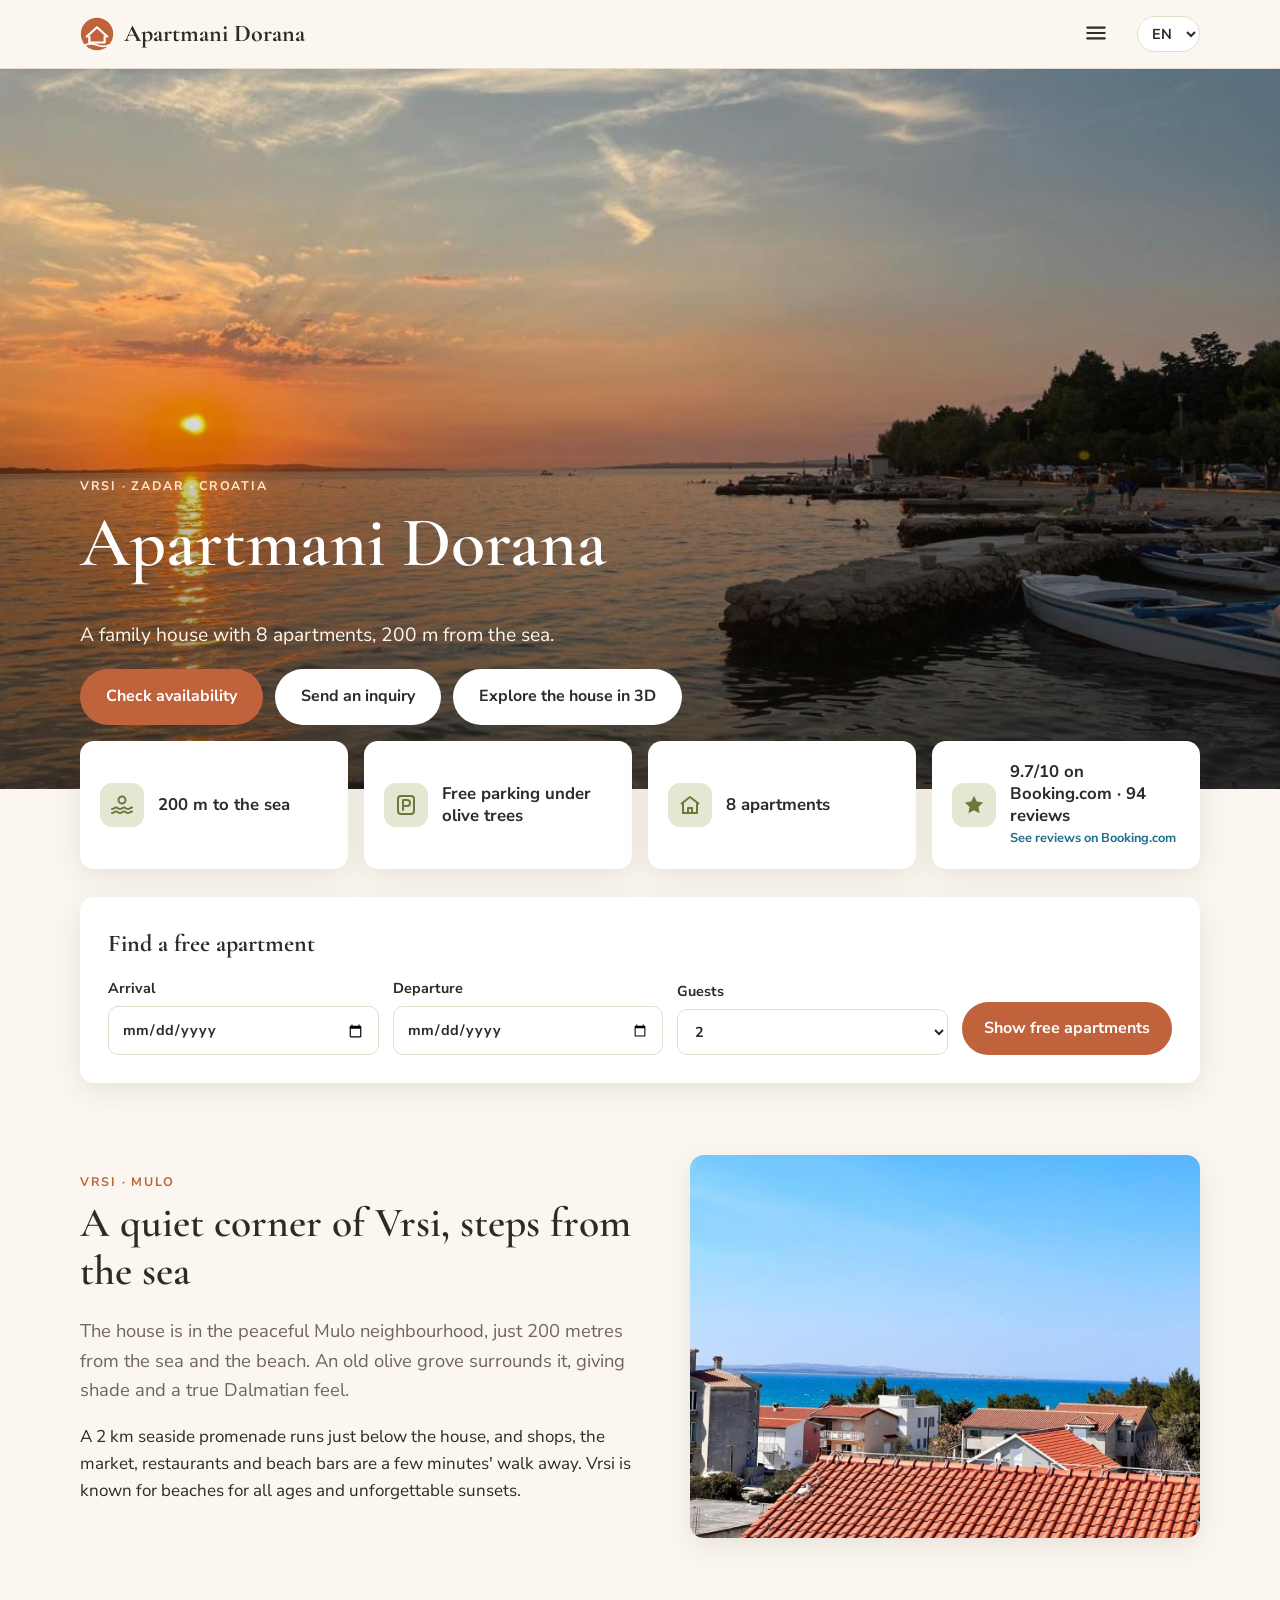
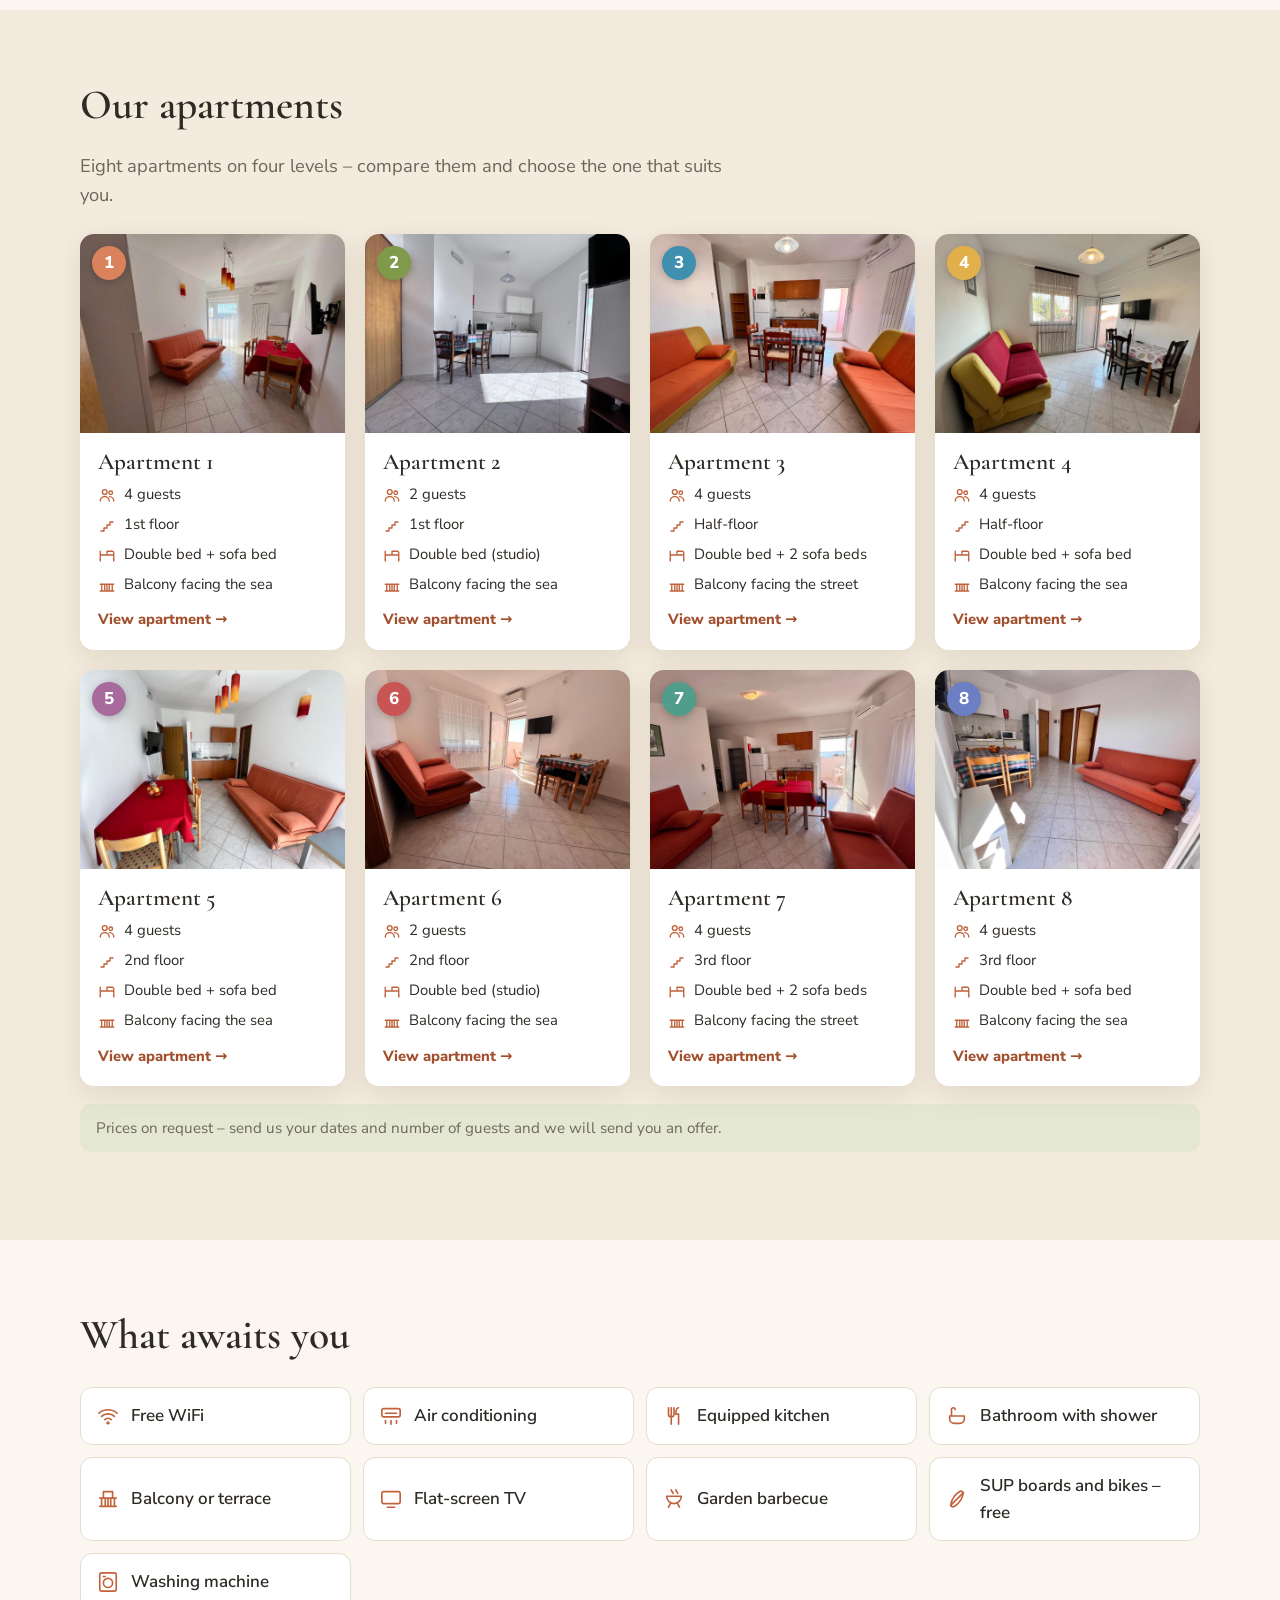
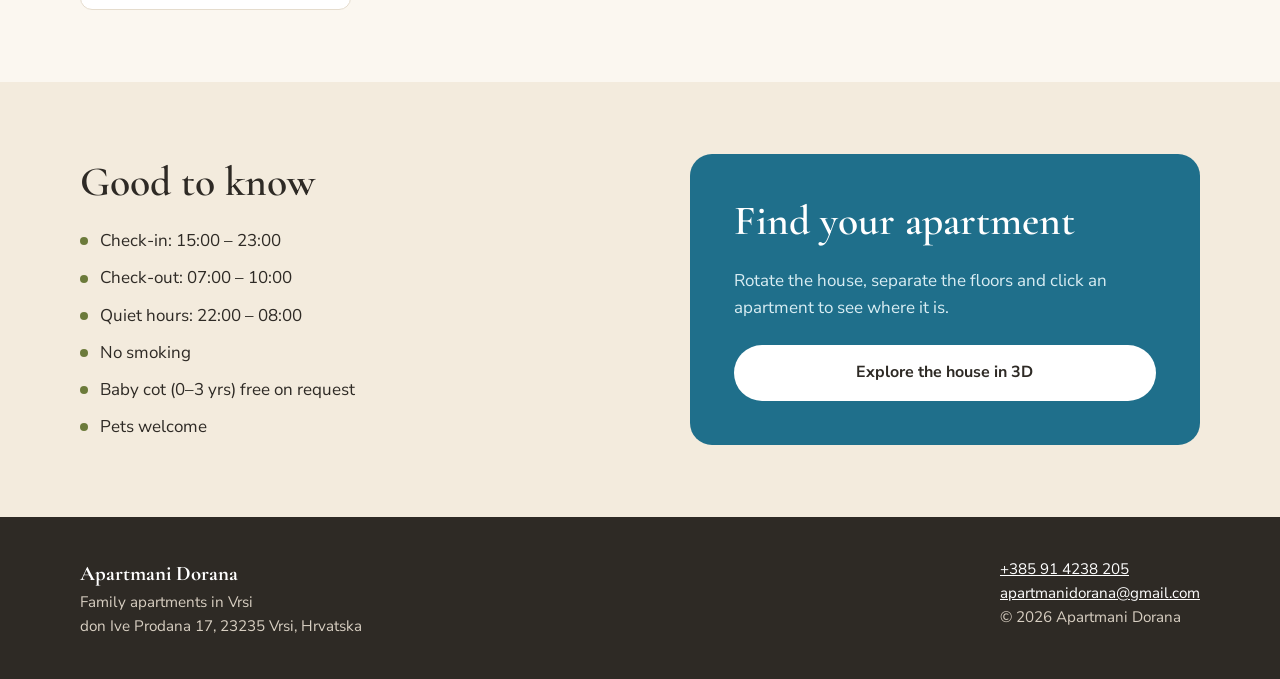
<file: index.html>
<!doctype html>
<html lang="hr">
<head>
  <meta charset="utf-8">
  <meta name="viewport" content="width=device-width, initial-scale=1">
  <title>Apartmani Dorana – Vrsi, Zadar</title>
  <meta name="description" content="Apartmani Dorana u Vrsima kod Zadra: obiteljska kuća s 8 apartmana, 200 m od mora, besplatan parking među maslinama.">
  <link rel="preconnect" href="https://fonts.googleapis.com">
  <link rel="preconnect" href="https://fonts.gstatic.com" crossorigin>
  <link href="https://fonts.googleapis.com/css2?family=Cormorant+Garamond:wght@500;600;700&family=Nunito+Sans:wght@400;600;700;800&display=swap" rel="stylesheet">
  <link rel="stylesheet" href="css/style.css?v=202610061551">
  <!-- SEO -->
  <link rel="canonical" href="https://anaivanisevic.github.io/apartmani/">
  <link rel="alternate" hreflang="hr" href="https://anaivanisevic.github.io/apartmani/?lang=hr">
  <link rel="alternate" hreflang="en" href="https://anaivanisevic.github.io/apartmani/?lang=en">
  <link rel="alternate" hreflang="de" href="https://anaivanisevic.github.io/apartmani/?lang=de">
  <link rel="alternate" hreflang="it" href="https://anaivanisevic.github.io/apartmani/?lang=it">
  <link rel="alternate" hreflang="sl" href="https://anaivanisevic.github.io/apartmani/?lang=sl">
  <link rel="alternate" hreflang="pl" href="https://anaivanisevic.github.io/apartmani/?lang=pl">
  <link rel="alternate" hreflang="cs" href="https://anaivanisevic.github.io/apartmani/?lang=cs">
  <link rel="alternate" hreflang="sk" href="https://anaivanisevic.github.io/apartmani/?lang=sk">
  <link rel="alternate" hreflang="x-default" href="https://anaivanisevic.github.io/apartmani/">
  <link rel="icon" href="favicon.svg" type="image/svg+xml">
  <meta property="og:type" content="website">
  <meta property="og:site_name" content="Apartmani Dorana">
  <meta property="og:title" content="Apartmani Dorana – Vrsi, Zadar">
  <meta property="og:description" content="Apartmani Dorana u Vrsima kod Zadra: obiteljska kuća s 8 apartmana, 200 m od mora, besplatan parking među maslinama.">
  <meta property="og:url" content="https://anaivanisevic.github.io/apartmani/">
  <meta property="og:image" content="https://anaivanisevic.github.io/apartmani/fotografije/zajednicko/zajednicko-10.jpg">
  <meta name="twitter:card" content="summary_large_image">
  <script type="application/ld+json">{"@context": "https://schema.org", "@type": "LodgingBusiness", "name": "Apartmani Dorana", "url": "https://anaivanisevic.github.io/apartmani/", "description": "Obiteljska kuća s 8 apartmana u Vrsima kod Zadra, 200 m od mora, besplatan parking među maslinama.", "image": ["https://anaivanisevic.github.io/apartmani/fotografije/zajednicko/zajednicko-10.jpg"], "telephone": "+385914238205", "email": "apartmanidorana@gmail.com", "address": {"@type": "PostalAddress", "streetAddress": "don Ive Prodana 17", "postalCode": "23235", "addressLocality": "Vrsi", "addressRegion": "Zadarska županija", "addressCountry": "HR"}, "geo": {"@type": "GeoCoordinates", "latitude": 44.265808, "longitude": 15.2087186}, "checkinTime": "15:00", "checkoutTime": "10:00", "numberOfRooms": 8, "petsAllowed": true, "amenityFeature": [{"@type": "LocationFeatureSpecification", "name": "Besplatan WiFi", "value": true}, {"@type": "LocationFeatureSpecification", "name": "Klima-uređaj", "value": true}, {"@type": "LocationFeatureSpecification", "name": "Besplatan parking", "value": true}, {"@type": "LocationFeatureSpecification", "name": "Roštilj", "value": true}, {"@type": "LocationFeatureSpecification", "name": "Perilica rublja", "value": true}], "availableLanguage": ["hr", "en"]}</script>
  <!-- /SEO -->
</head>
<body>
  <header id="site-header"></header>

  <section class="hero" id="hero">
    <svg class="hero-art" viewBox="0 0 1440 720" preserveAspectRatio="xMidYMid slice" aria-hidden="true">
      <circle cx="760" cy="410" r="70" fill="#ffd9a3" opacity=".95"/>
      <rect x="0" y="425" width="1440" height="295" fill="#2a6a80"/>
      <g fill="#ffd9a3" opacity=".55">
        <rect x="705" y="440" width="110" height="4" rx="2"/><rect x="725" y="456" width="70" height="3" rx="2"/><rect x="740" y="470" width="40" height="3" rx="2"/>
      </g>
      <path d="M0 560 Q240 520 480 548 T960 560 T1440 548 V720 H0Z" fill="#d9c7a6"/>
      <path d="M0 600 Q300 575 620 598 T1440 590 V720 H0Z" fill="#7d8a47"/>
      <!-- kuća -->
      <g transform="translate(1010 360)">
        <rect x="0" y="40" width="250" height="210" fill="#e7a7a2"/>
        <polygon points="-14,44 125,-8 264,44" fill="#b4533a"/>
        <rect x="58" y="-16" width="14" height="30" fill="#c98f86"/><rect x="176" y="-16" width="14" height="30" fill="#c98f86"/>
        <g fill="#f7efe6"><rect x="-12" y="108" width="274" height="10"/><rect x="-12" y="178" width="274" height="10"/></g>
        <g fill="#5b6f7a"><rect x="24" y="64" width="32" height="38"/><rect x="108" y="64" width="32" height="38"/><rect x="192" y="64" width="32" height="38"/>
          <rect x="24" y="134" width="32" height="38"/><rect x="108" y="134" width="32" height="38"/><rect x="192" y="134" width="32" height="38"/>
          <rect x="24" y="204" width="32" height="40"/><rect x="192" y="204" width="32" height="40"/></g>
        <rect x="108" y="204" width="32" height="46" fill="#8a4f35"/>
      </g>
      <!-- masline -->
      <g fill="#556b2f">
        <ellipse cx="130" cy="560" rx="110" ry="62"/><ellipse cx="60" cy="590" rx="80" ry="48"/>
        <ellipse cx="640" cy="575" rx="120" ry="58"/><ellipse cx="760" cy="600" rx="90" ry="44"/>
        <ellipse cx="1300" cy="585" rx="150" ry="70"/>
      </g>
      <g fill="#4a3a2a"><rect x="124" y="600" width="12" height="60"/><rect x="636" y="610" width="12" height="60"/><rect x="1296" y="630" width="14" height="60"/></g>
    </svg>
    <div class="wrap">
      <div class="kicker" data-i18n="hero_kicker"></div>
      <h1>Apartmani Dorana</h1>
      <p data-i18n="hero_sub"></p>
      <div class="btn-row">
        <a class="btn btn-primary" data-page="dostupnost.html" data-i18n="btn_avail"></a>
        <a class="btn btn-light" data-page="upit.html" data-i18n="btn_inquiry"></a>
        <a class="btn btn-light" data-page="kuca-3d.html" data-i18n="btn_3d"></a>
      </div>
    </div>
  </section>

  <div class="wrap">
    <div class="highlights">
      <div class="highlight"><div class="ico"><svg viewBox="0 0 24 24" fill="none" stroke="currentColor" stroke-width="2" stroke-linecap="round"><path d="M2 16c2 0 2-1.5 4-1.5S8 16 10 16s2-1.5 4-1.5S16 16 18 16s2-1.5 4-1.5M2 20c2 0 2-1.5 4-1.5S8 20 10 20s2-1.5 4-1.5S16 20 18 20s2-1.5 4-1.5"/><circle cx="12" cy="7" r="3.5"/></svg></div><strong data-i18n="hl_sea"></strong></div>
      <div class="highlight"><div class="ico"><svg viewBox="0 0 24 24" fill="none" stroke="currentColor" stroke-width="2" stroke-linecap="round" stroke-linejoin="round"><rect x="4" y="3" width="16" height="18" rx="3"/><path d="M9 17V7h4a3 3 0 0 1 0 6H9"/></svg></div><strong data-i18n="hl_parking"></strong></div>
      <div class="highlight"><div class="ico"><svg viewBox="0 0 24 24" fill="none" stroke="currentColor" stroke-width="2" stroke-linejoin="round"><path d="M3 11 12 4l9 7"/><path d="M5 10v10h14V10"/><path d="M10 20v-5h4v5"/></svg></div><strong data-i18n="hl_units"></strong></div>
      <a class="highlight hl-link" id="rating-link" target="_blank" rel="noopener"><div class="ico"><svg viewBox="0 0 24 24" fill="currentColor"><path d="m12 2.8 2.8 5.8 6.3.9-4.6 4.4 1.1 6.3L12 17.2l-5.6 3 1.1-6.3L2.9 9.5l6.3-.9z"/></svg></div><span><strong id="rating-text"></strong><small data-i18n="rating_link"></small></span></a>
    </div>
  </div>

  <div class="wrap">
    <form class="search card home-search" id="home-search" action="dostupnost.html">
      <strong class="hs-title" data-i18n="s_title"></strong>
      <input type="hidden" name="lang" id="hs-lang">
      <label><span data-i18n="f_arrive"></span><input type="date" name="od" required></label>
      <label><span data-i18n="f_depart"></span><input type="date" name="do" required></label>
      <label><span data-i18n="s_guests"></span><select name="g"><option>1</option><option selected>2</option><option>3</option><option>4</option></select></label>
      <button class="btn btn-primary" type="submit" data-i18n="s_btn"></button>
    </form>
  </div>

  <section class="section">
    <div class="wrap split">
      <div>
        <div class="kicker">Vrsi · Mulo</div>
        <h2 data-i18n="about_title"></h2>
        <p class="lead" data-i18n="about_p1"></p>
        <p data-i18n="about_p2"></p>
      </div>
      <img class="about-photo" src="fotografije/zajednicko/zajednicko-08.jpg" alt="Vrsi" loading="lazy">
    </div>
  </section>

  <section class="section alt" id="apartmani">
    <div class="wrap">
      <h2 data-i18n="units_title"></h2>
      <p class="lead" data-i18n="units_p"></p>
      <div class="unit-grid" id="unit-grid"></div>
      <p class="price-note" data-i18n="price_note"></p>
    </div>
  </section>

  <section class="section">
    <div class="wrap">
      <h2 data-i18n="amen_title"></h2>
      <div class="amenities" id="amenities"></div>
    </div>
  </section>

  <section class="section alt">
    <div class="wrap split">
      <div>
        <h2 data-i18n="rules_title"></h2>
        <ul class="rules">
          <li data-i18n="rules_checkin"></li><li data-i18n="rules_checkout"></li><li data-i18n="rules_quiet"></li>
          <li data-i18n="rules_nosmoke"></li><li data-i18n="rules_kids"></li><li data-i18n="amen_pets"></li>
        </ul>
      </div>
      <div class="cta-band" style="grid-template-columns:1fr">
        <div><h2 data-i18n="cta3d_title"></h2><p data-i18n="cta3d_p"></p></div>
        <a class="btn btn-light" data-page="kuca-3d.html" data-i18n="btn_3d"></a>
      </div>
    </div>
  </section>

  <footer id="site-footer"></footer>

  <script type="module">
    import "./js/common.js";
    import { NASLOVNA_FOTO } from "./js/podaci.js?v=202610061551";

    const ICON = {
      wifi: '<path d="M2 9a15 15 0 0 1 20 0M5 12.5a10 10 0 0 1 14 0M8.5 16a5 5 0 0 1 7 0"/><circle cx="12" cy="19.5" r="1"/>',
      ac: '<rect x="2" y="4" width="20" height="9" rx="2"/><path d="M6 17v3M12 17v4M18 17v3M6 9h12"/>',
      kitchen: '<path d="M6 3v7a3 3 0 0 0 6 0V3M9 3v18M17 3c-2 0-3 3-3 7h3v11"/>',
      bath: '<path d="M4 12h16v3a5 5 0 0 1-5 5H9a5 5 0 0 1-5-5zM6 12V5a2 2 0 0 1 4 0"/>',
      balcony: '<path d="M3 11h18M5 11v9M9 11v9M12 11v9M15 11v9M19 11v9M3 20h18M7 11V4h10v7"/>',
      tv: '<rect x="2" y="4" width="20" height="13" rx="2"/><path d="M8 21h8"/>',
      bbq: '<path d="M4 9h16a8 8 0 0 1-16 0zM8 17l-2 4M16 17l2 4M9 2c0 2 2 2 2 4M14 2c0 2 2 2 2 4"/>',
      sup: '<ellipse cx="12" cy="12" rx="4" ry="10" transform="rotate(35 12 12)"/><path d="M5 19 19 5"/>',
      washer: '<rect x="3" y="2" width="18" height="20" rx="2"/><circle cx="12" cy="13" r="5"/><path d="M7 6h2"/>',
    };
    const AM = [["wifi","amen_wifi"],["ac","amen_ac"],["kitchen","amen_kitchen"],["bath","amen_bath"],["balcony","amen_balcony"],
                ["tv","amen_tv"],["bbq","amen_bbq"],["sup","amen_sup"],["washer","amen_washer"]];
    document.getElementById("amenities").innerHTML = AM.map(([i,k]) =>
      `<div class="amenity"><svg viewBox="0 0 24 24" fill="none" stroke="currentColor" stroke-width="1.8" stroke-linecap="round" stroke-linejoin="round">${ICON[i]}</svg><span data-i18n="${k}"></span></div>`).join("");
    const { applyI18n } = await import("./js/i18n.js?v=202610061551");
    const { lang } = await import("./js/common.js?v=202610061551");
    applyI18n(lang, document.getElementById("amenities"));

    const { JEDINICE, BOOKING_URL } = await import("./js/podaci.js?v=202610061551");
    const { unitCard } = await import("./js/kartice.js?v=202610061551");
    const { lang: L0 } = await import("./js/common.js?v=202610061551");
    let lg = L0;
    const renderUnits = () => { document.getElementById("unit-grid").innerHTML = JEDINICE.map((u) => unitCard(u, lg)).join(""); };
    const { OCJENA } = await import("./js/ocjena.js?v=202610061551");
    const { ratingText } = await import("./js/kartice.js?v=202610061551");
    const renderRating = () => { document.getElementById("rating-text").textContent = ratingText(OCJENA, lg); };
    renderRating();
    renderUnits();
    document.getElementById("rating-link").href = BOOKING_URL;
    const hs = document.getElementById("home-search");
    const td = new Date(); const tk = `${td.getFullYear()}-${String(td.getMonth()+1).padStart(2,"0")}-${String(td.getDate()).padStart(2,"0")}`;
    hs.od.min = tk; hs.do.min = tk;
    hs.od.addEventListener("change", () => { hs.do.min = hs.od.value || tk; });
    document.getElementById("hs-lang").value = lg;
    document.addEventListener("langchange", (e) => { lg = e.detail; renderUnits(); renderRating(); document.getElementById("hs-lang").value = lg; });

    if (NASLOVNA_FOTO) {
      const h = document.getElementById("hero");
      h.classList.add("has-photo");
      h.style.backgroundImage = `url("${NASLOVNA_FOTO}")`;
      h.querySelector(".hero-art").remove();
    }
  </script>
</body>
</html>
</file>
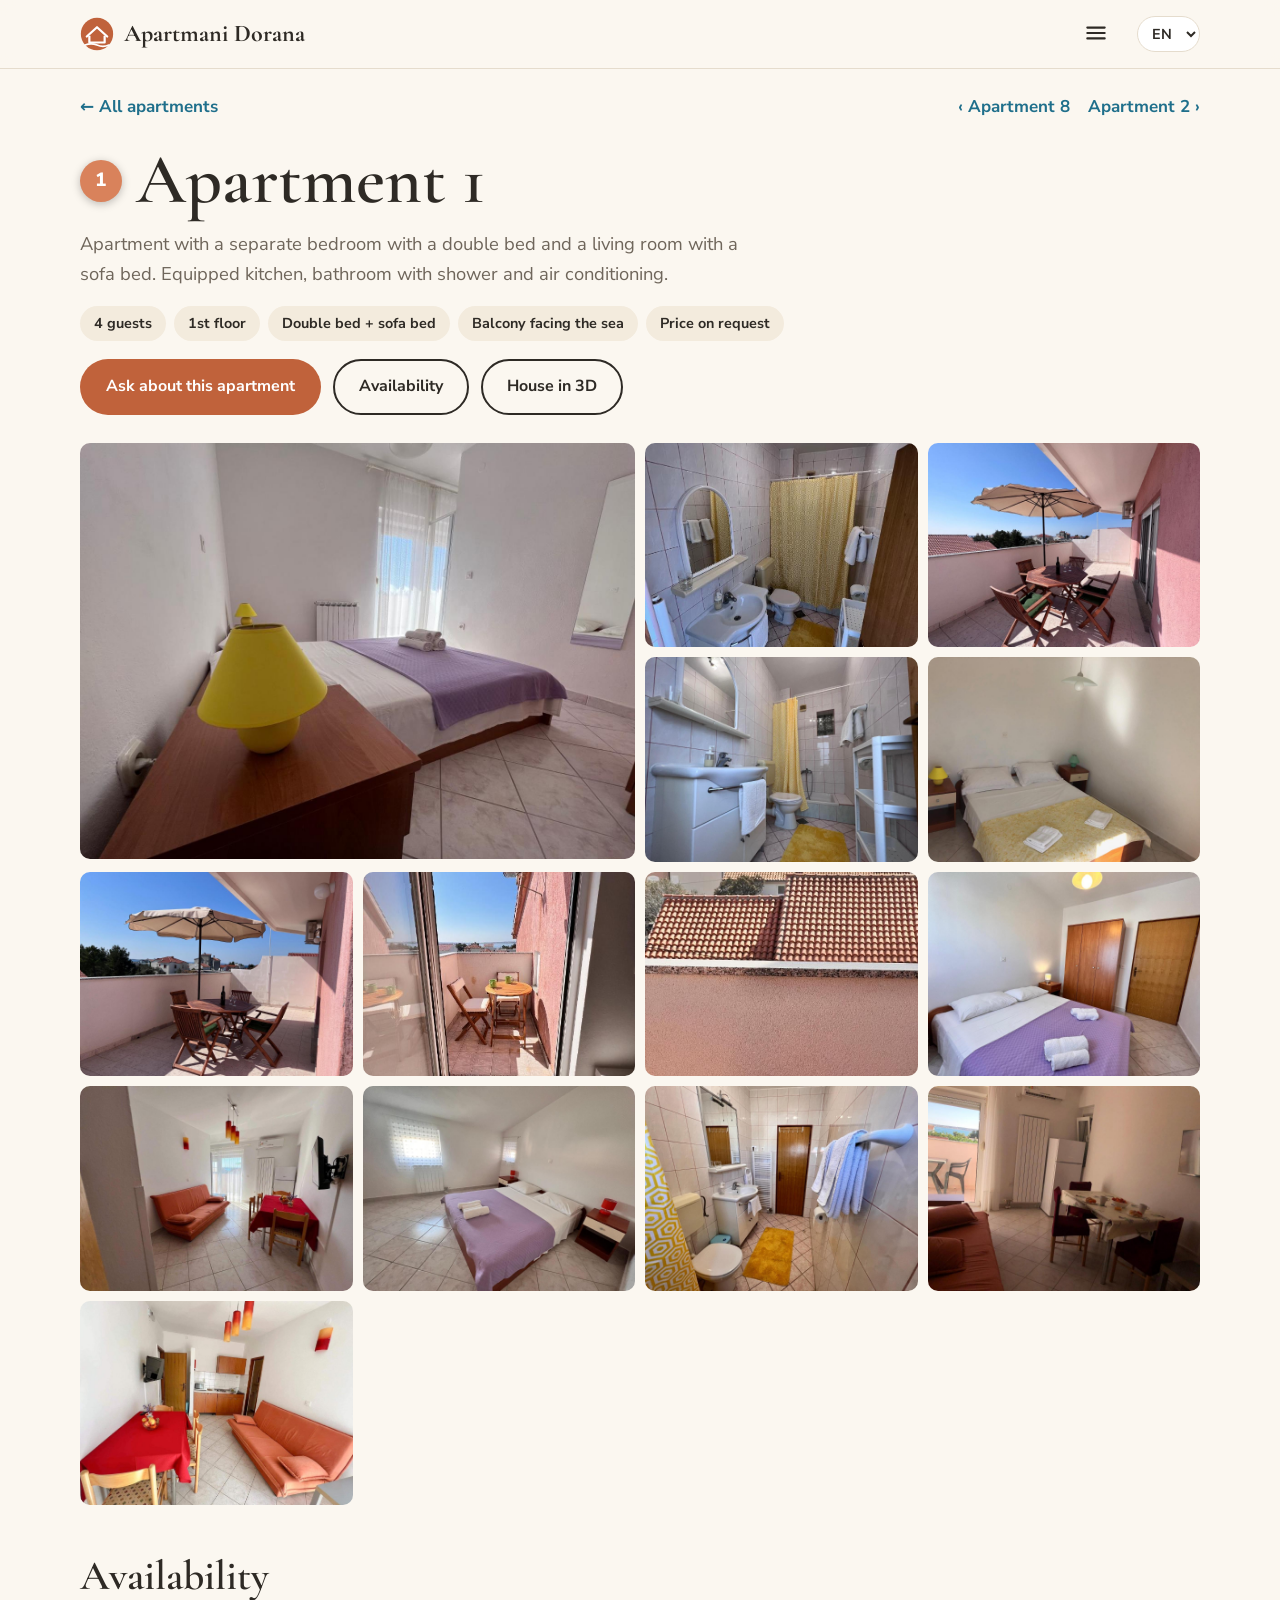
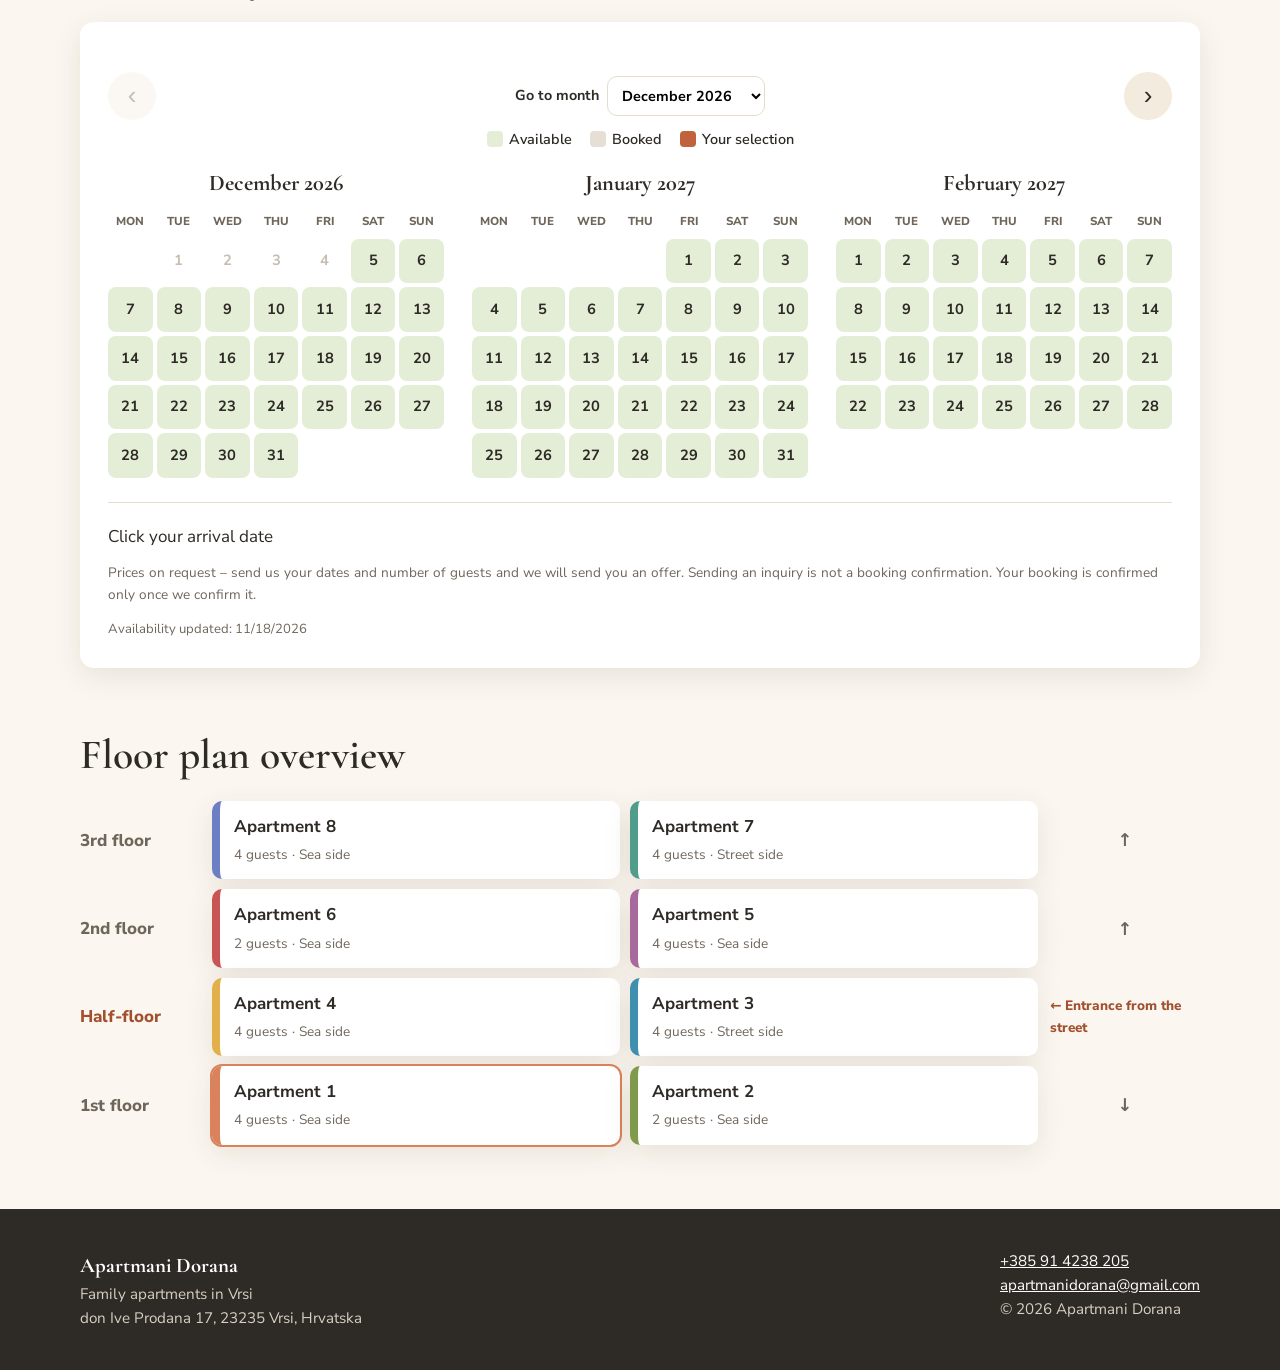
<file: apartman.html>
<!doctype html>
<html lang="hr">
<head>
  <meta charset="utf-8">
  <meta name="viewport" content="width=device-width, initial-scale=1">
  <title>Apartman – Apartmani Dorana</title>
  <meta name="description" content="Fotografije, opis i dostupnost apartmana u Apartmanima Dorana, Vrsi.">
  <link rel="preconnect" href="https://fonts.googleapis.com">
  <link rel="preconnect" href="https://fonts.gstatic.com" crossorigin>
  <link href="https://fonts.googleapis.com/css2?family=Cormorant+Garamond:wght@500;600;700&family=Nunito+Sans:wght@400;600;700;800&display=swap" rel="stylesheet">
  <link rel="stylesheet" href="css/style.css?v=202610061551">
  <!-- SEO -->
  <link rel="canonical" href="https://anaivanisevic.github.io/apartmani/apartman.html">

  <link rel="icon" href="favicon.svg" type="image/svg+xml">
  <meta property="og:type" content="website">
  <meta property="og:site_name" content="Apartmani Dorana">
  <meta property="og:title" content="Apartman – Apartmani Dorana">
  <meta property="og:description" content="Fotografije, opis i dostupnost apartmana u Apartmanima Dorana, Vrsi.">
  <meta property="og:url" content="https://anaivanisevic.github.io/apartmani/apartman.html">
  <meta property="og:image" content="https://anaivanisevic.github.io/apartmani/fotografije/zajednicko/zajednicko-10.jpg">
  <!-- /SEO -->
</head>
<body data-title="nav_units">
  <header id="site-header"></header>
  <div class="wrap">
    <div class="ap-top">
      <a class="ap-back" data-page="apartmani.html">← <span data-i18n="all_units"></span></a>
      <div class="ap-pn" id="ap-pn"></div>
    </div>
    <div class="ap-head" id="ap-head"></div>
    <div class="ap-gallery" id="ap-gallery"></div>
    <h2 class="section-h" data-i18n="up_avail"></h2>
    <div class="card av-card"><div id="ap-calendar"></div></div>
    <h2 class="section-h" data-i18n="layout_title"></h2>
    <div id="ap-layout" style="margin-bottom:64px"></div>
  </div>
  <div class="lightbox" id="lightbox" role="dialog" aria-modal="true">
    <button class="lb-btn lb-close" id="lb-close" aria-label="Close">×</button>
    <button class="lb-btn lb-prev" id="lb-prev" aria-label="Previous">‹</button>
    <img id="lb-img" alt="">
    <button class="lb-btn lb-next" id="lb-next" aria-label="Next">›</button>
    <div class="lb-count" id="lb-count"></div>
  </div>
  <footer id="site-footer"></footer>
  <script type="module" src="js/apartman.js?v=202610061551"></script>
</body>
</html>
</file>
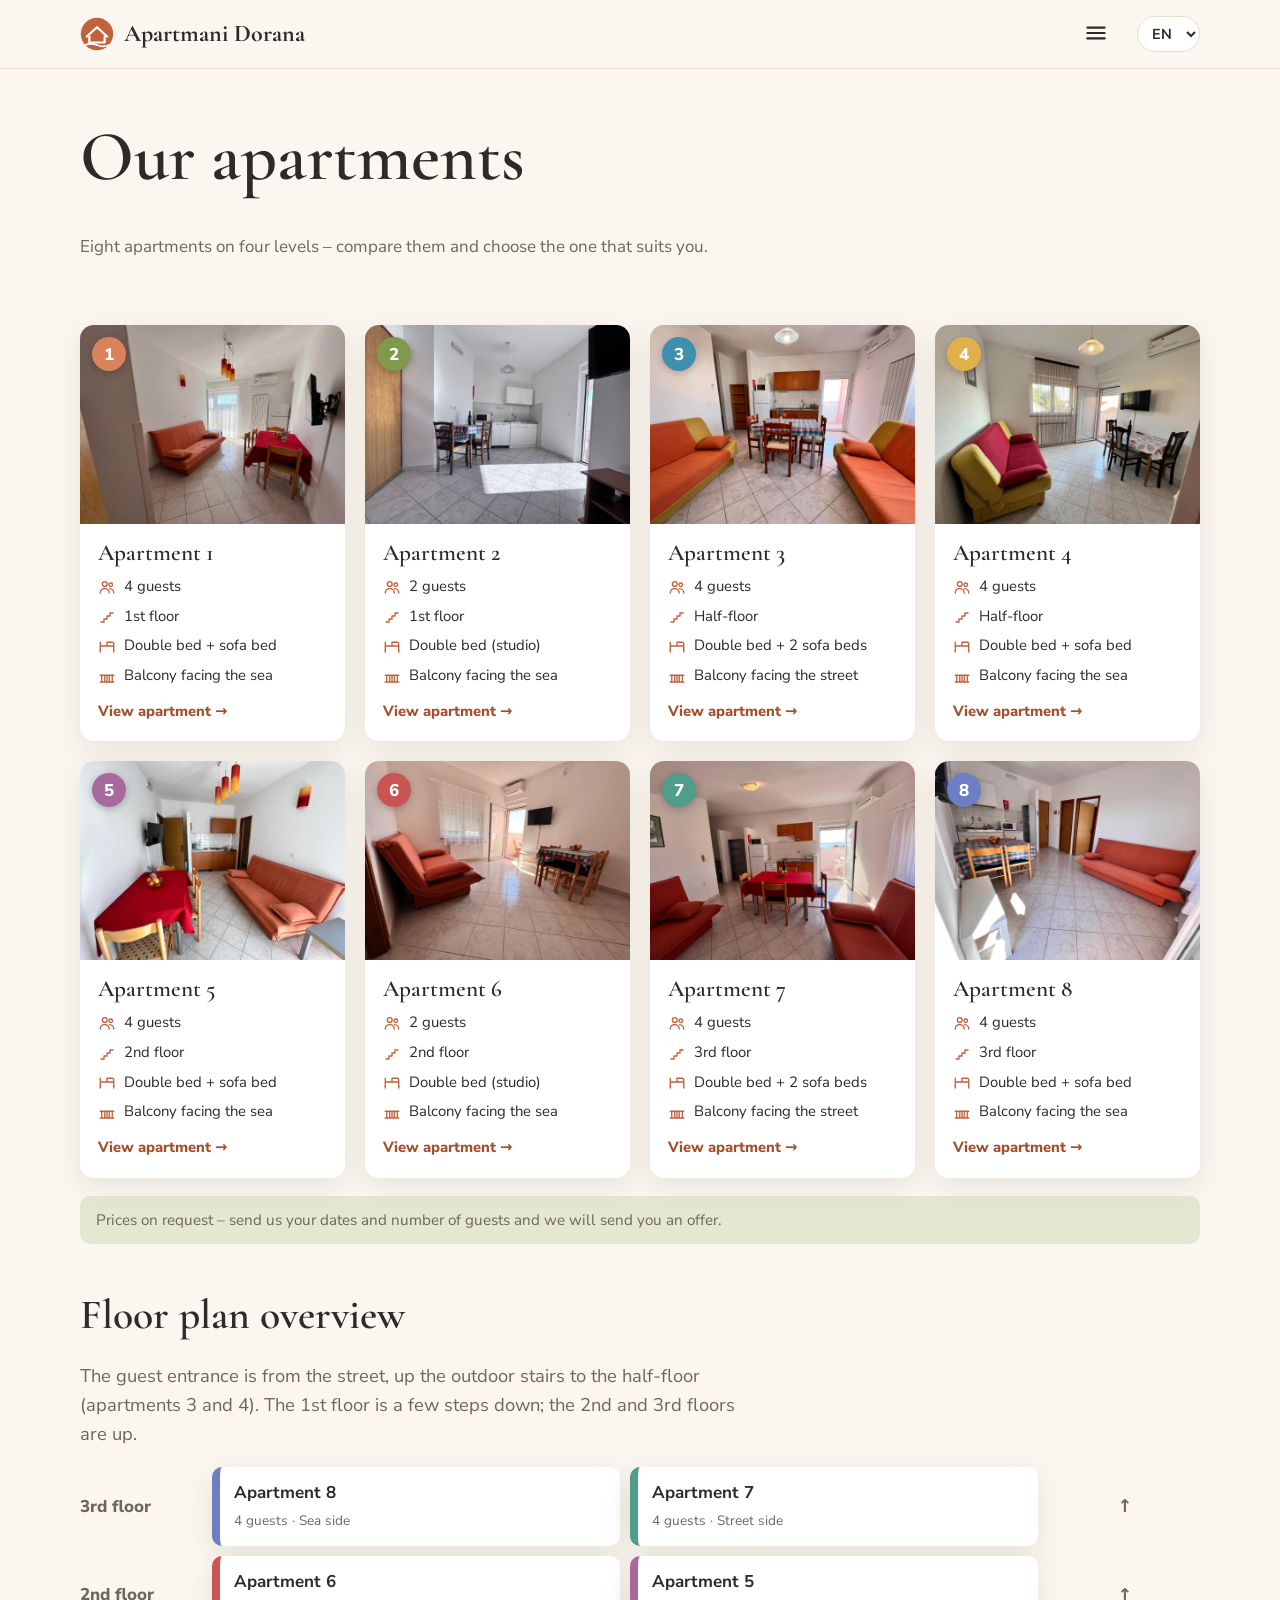
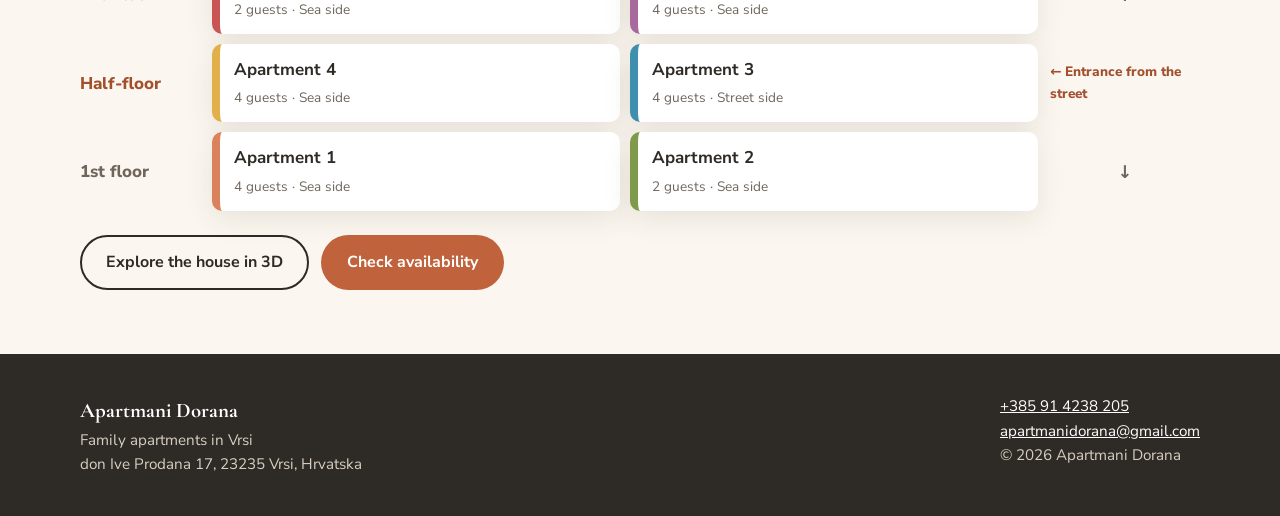
<file: apartmani.html>
<!doctype html>
<html lang="hr">
<head>
  <meta charset="utf-8">
  <meta name="viewport" content="width=device-width, initial-scale=1">
  <title>Apartmani – Apartmani Dorana</title>
  <meta name="description" content="Osam apartmana u Vrsima: broj osoba, kat, raspored kreveta i balkon za svaki apartman.">
  <link rel="preconnect" href="https://fonts.googleapis.com">
  <link rel="preconnect" href="https://fonts.gstatic.com" crossorigin>
  <link href="https://fonts.googleapis.com/css2?family=Cormorant+Garamond:wght@500;600;700&family=Nunito+Sans:wght@400;600;700;800&display=swap" rel="stylesheet">
  <link rel="stylesheet" href="css/style.css?v=202610061551">
  <!-- SEO -->
  <link rel="canonical" href="https://anaivanisevic.github.io/apartmani/apartmani.html">
  <link rel="alternate" hreflang="hr" href="https://anaivanisevic.github.io/apartmani/apartmani.html?lang=hr">
  <link rel="alternate" hreflang="en" href="https://anaivanisevic.github.io/apartmani/apartmani.html?lang=en">
  <link rel="alternate" hreflang="de" href="https://anaivanisevic.github.io/apartmani/apartmani.html?lang=de">
  <link rel="alternate" hreflang="it" href="https://anaivanisevic.github.io/apartmani/apartmani.html?lang=it">
  <link rel="alternate" hreflang="sl" href="https://anaivanisevic.github.io/apartmani/apartmani.html?lang=sl">
  <link rel="alternate" hreflang="pl" href="https://anaivanisevic.github.io/apartmani/apartmani.html?lang=pl">
  <link rel="alternate" hreflang="cs" href="https://anaivanisevic.github.io/apartmani/apartmani.html?lang=cs">
  <link rel="alternate" hreflang="sk" href="https://anaivanisevic.github.io/apartmani/apartmani.html?lang=sk">
  <link rel="icon" href="favicon.svg" type="image/svg+xml">
  <meta property="og:type" content="website">
  <meta property="og:site_name" content="Apartmani Dorana">
  <meta property="og:title" content="Apartmani – Apartmani Dorana">
  <meta property="og:description" content="Osam apartmana u Vrsima: broj osoba, kat, raspored kreveta i balkon za svaki apartman.">
  <meta property="og:url" content="https://anaivanisevic.github.io/apartmani/apartmani.html">
  <meta property="og:image" content="https://anaivanisevic.github.io/apartmani/fotografije/zajednicko/zajednicko-10.jpg">
  <!-- /SEO -->
</head>
<body data-title="nav_units">
  <header id="site-header"></header>
  <div class="wrap">
    <div class="page-head">
      <h1 data-i18n="units_title"></h1>
      <p data-i18n="units_p"></p>
    </div>
    <div class="unit-grid" id="unit-grid"></div>
    <p class="price-note" data-i18n="price_note"></p>
    <h2 class="section-h" data-i18n="layout_title"></h2>
    <p class="lead" data-i18n="layout_p"></p>
    <div id="layout"></div>
    <div class="btn-row" style="margin:24px 0 64px">
      <a class="btn btn-ghost" data-page="kuca-3d.html" data-i18n="btn_3d"></a>
      <a class="btn btn-primary" data-page="dostupnost.html" data-i18n="btn_avail"></a>
    </div>
  </div>
  <footer id="site-footer"></footer>
  <script type="module" src="js/apartmani.js?v=202610061551"></script>
</body>
</html>
</file>
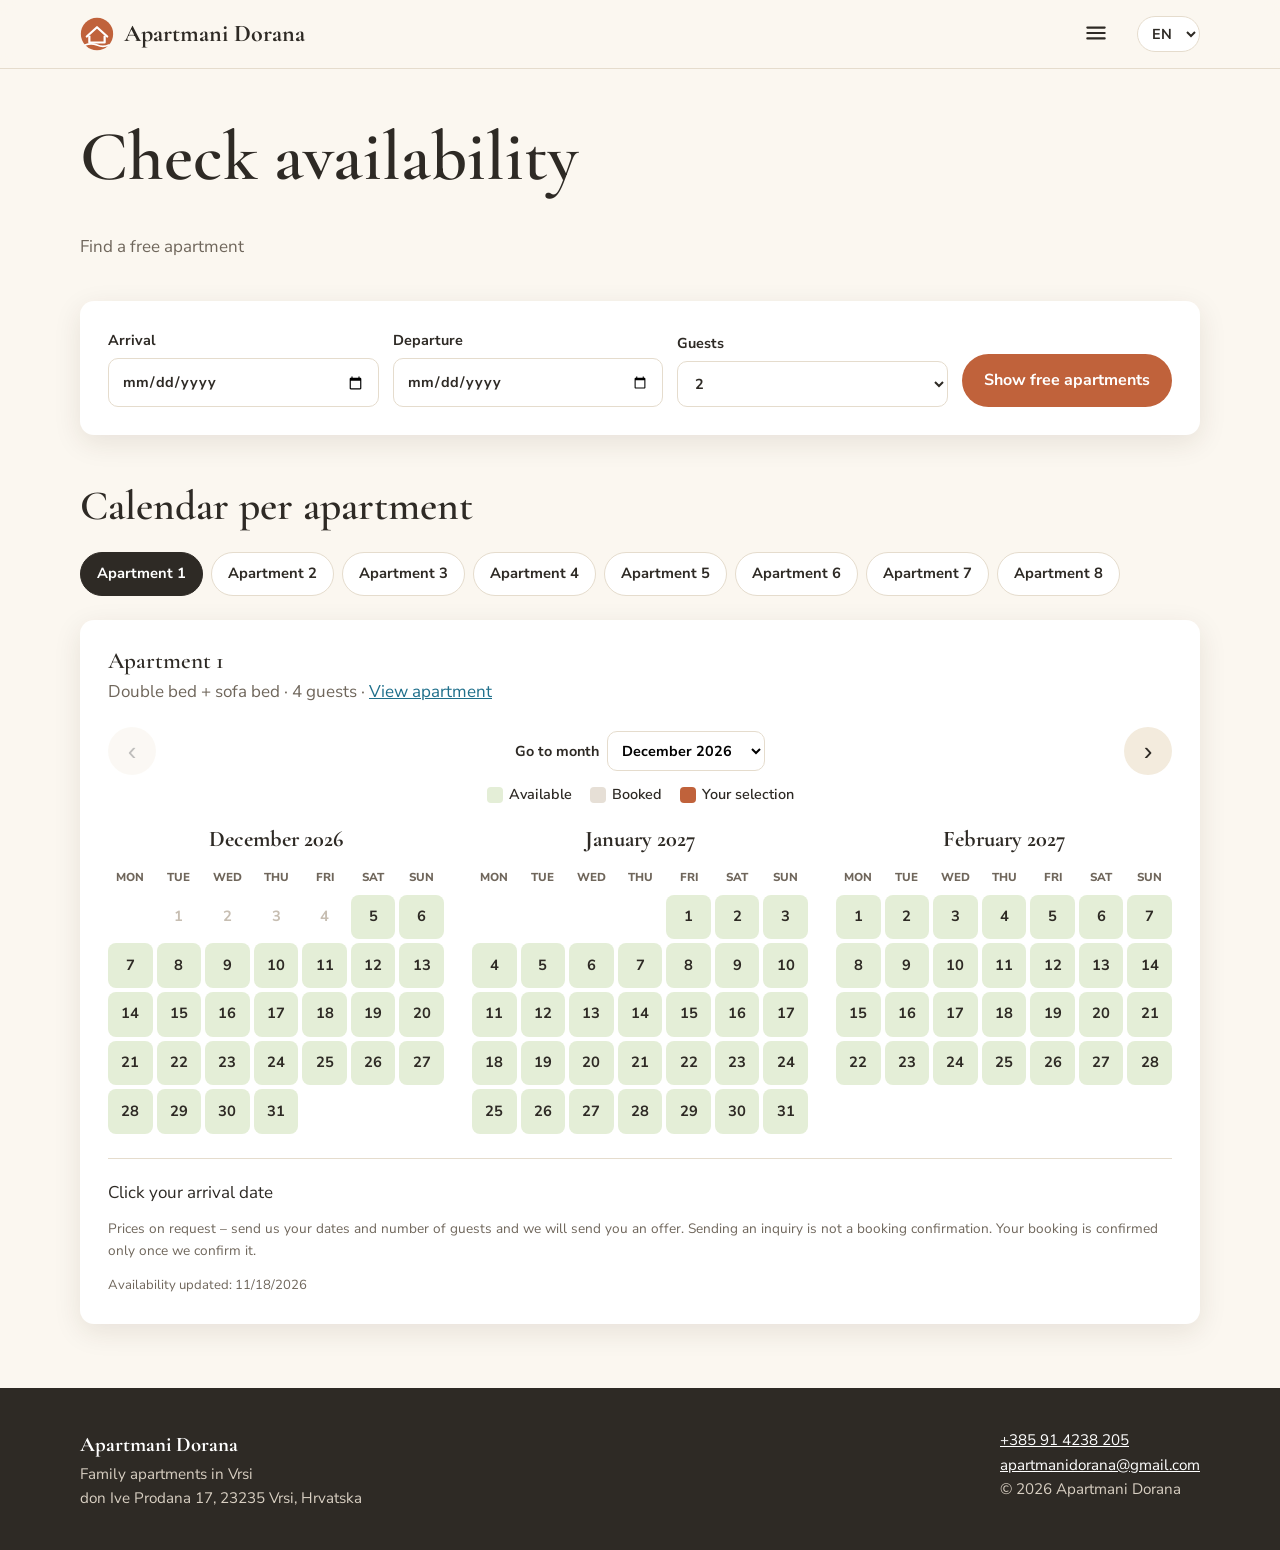
<file: dostupnost.html>
<!doctype html>
<html lang="hr">
<head>
  <meta charset="utf-8">
  <meta name="viewport" content="width=device-width, initial-scale=1">
  <title>Provjeri dostupnost – Apartmani Dorana</title>
  <meta name="description" content="Provjerite slobodne apartmane u Apartmanima Dorana u Vrsima za svoj termin i broj osoba.">
  <link rel="preconnect" href="https://fonts.googleapis.com">
  <link rel="preconnect" href="https://fonts.gstatic.com" crossorigin>
  <link href="https://fonts.googleapis.com/css2?family=Cormorant+Garamond:wght@500;600;700&family=Nunito+Sans:wght@400;600;700;800&display=swap" rel="stylesheet">
  <link rel="stylesheet" href="css/style.css?v=202610061551">
  <!-- SEO -->
  <link rel="canonical" href="https://anaivanisevic.github.io/apartmani/dostupnost.html">
  <link rel="alternate" hreflang="hr" href="https://anaivanisevic.github.io/apartmani/dostupnost.html?lang=hr">
  <link rel="alternate" hreflang="en" href="https://anaivanisevic.github.io/apartmani/dostupnost.html?lang=en">
  <link rel="alternate" hreflang="de" href="https://anaivanisevic.github.io/apartmani/dostupnost.html?lang=de">
  <link rel="alternate" hreflang="it" href="https://anaivanisevic.github.io/apartmani/dostupnost.html?lang=it">
  <link rel="alternate" hreflang="sl" href="https://anaivanisevic.github.io/apartmani/dostupnost.html?lang=sl">
  <link rel="alternate" hreflang="pl" href="https://anaivanisevic.github.io/apartmani/dostupnost.html?lang=pl">
  <link rel="alternate" hreflang="cs" href="https://anaivanisevic.github.io/apartmani/dostupnost.html?lang=cs">
  <link rel="alternate" hreflang="sk" href="https://anaivanisevic.github.io/apartmani/dostupnost.html?lang=sk">
  <link rel="icon" href="favicon.svg" type="image/svg+xml">
  <meta property="og:type" content="website">
  <meta property="og:site_name" content="Apartmani Dorana">
  <meta property="og:title" content="Provjeri dostupnost – Apartmani Dorana">
  <meta property="og:description" content="Provjerite slobodne apartmane u Apartmanima Dorana u Vrsima za svoj termin i broj osoba.">
  <meta property="og:url" content="https://anaivanisevic.github.io/apartmani/dostupnost.html">
  <meta property="og:image" content="https://anaivanisevic.github.io/apartmani/fotografije/zajednicko/zajednicko-10.jpg">
  <!-- /SEO -->
</head>
<body data-title="nav_avail">
  <header id="site-header"></header>
  <div class="wrap">
    <div class="page-head">
      <h1 data-i18n="av_title"></h1>
      <p data-i18n="s_title"></p>
    </div>
    <form class="search card" id="search" onsubmit="return false">
      <label><span data-i18n="f_arrive"></span><input type="date" name="od" required></label>
      <label><span data-i18n="f_depart"></span><input type="date" name="do" required></label>
      <label><span data-i18n="s_guests"></span><select name="g"><option>1</option><option selected>2</option><option>3</option><option>4</option></select></label>
      <button class="btn btn-primary" type="submit" data-i18n="s_btn"></button>
    </form>
    <div id="results"></div>

    <h2 class="section-h" data-i18n="s_by_unit"></h2>
    <div class="tabs" id="av-tabs"></div>
    <div class="card av-card">
      <div id="av-unit" class="av-unit"></div>
      <div id="av-calendar"></div>
    </div>
  </div>
  <footer id="site-footer"></footer>
  <script type="module" src="js/dostupnost.js?v=202610061551"></script>
</body>
</html>
</file>
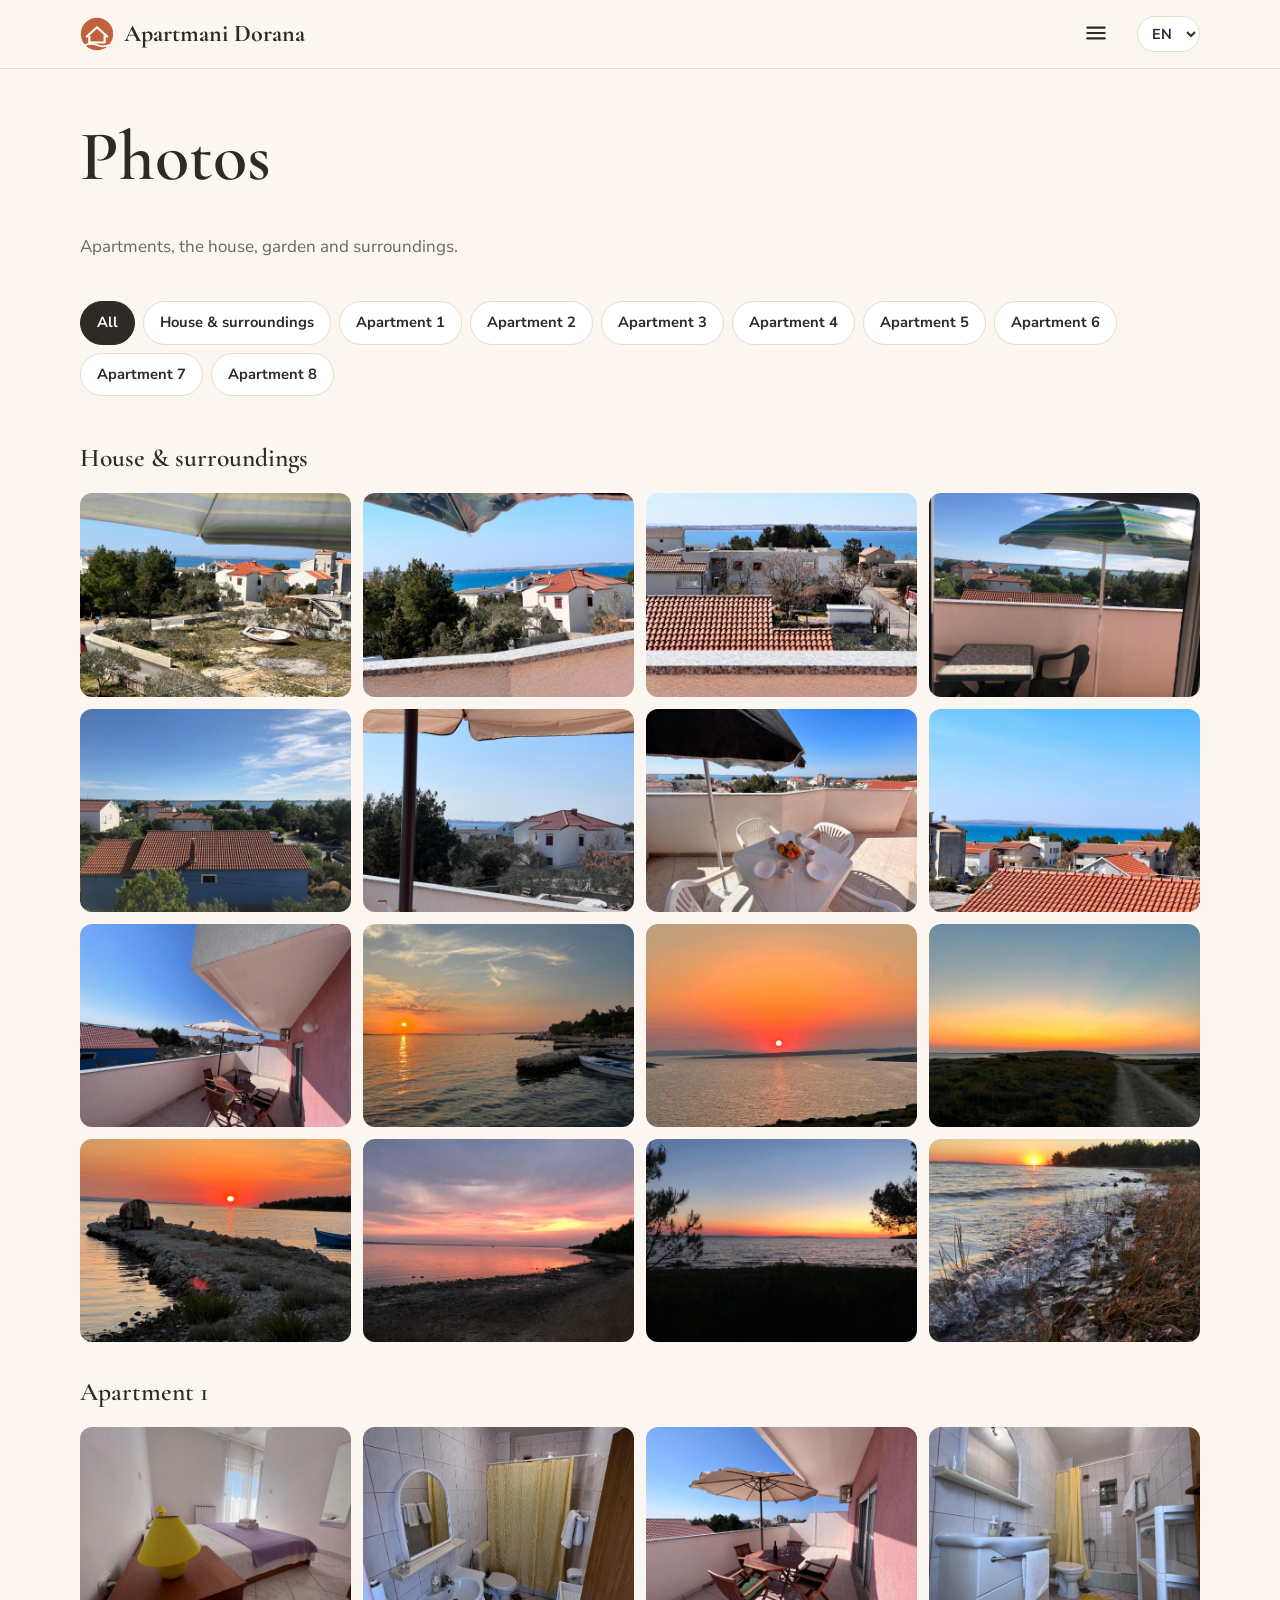
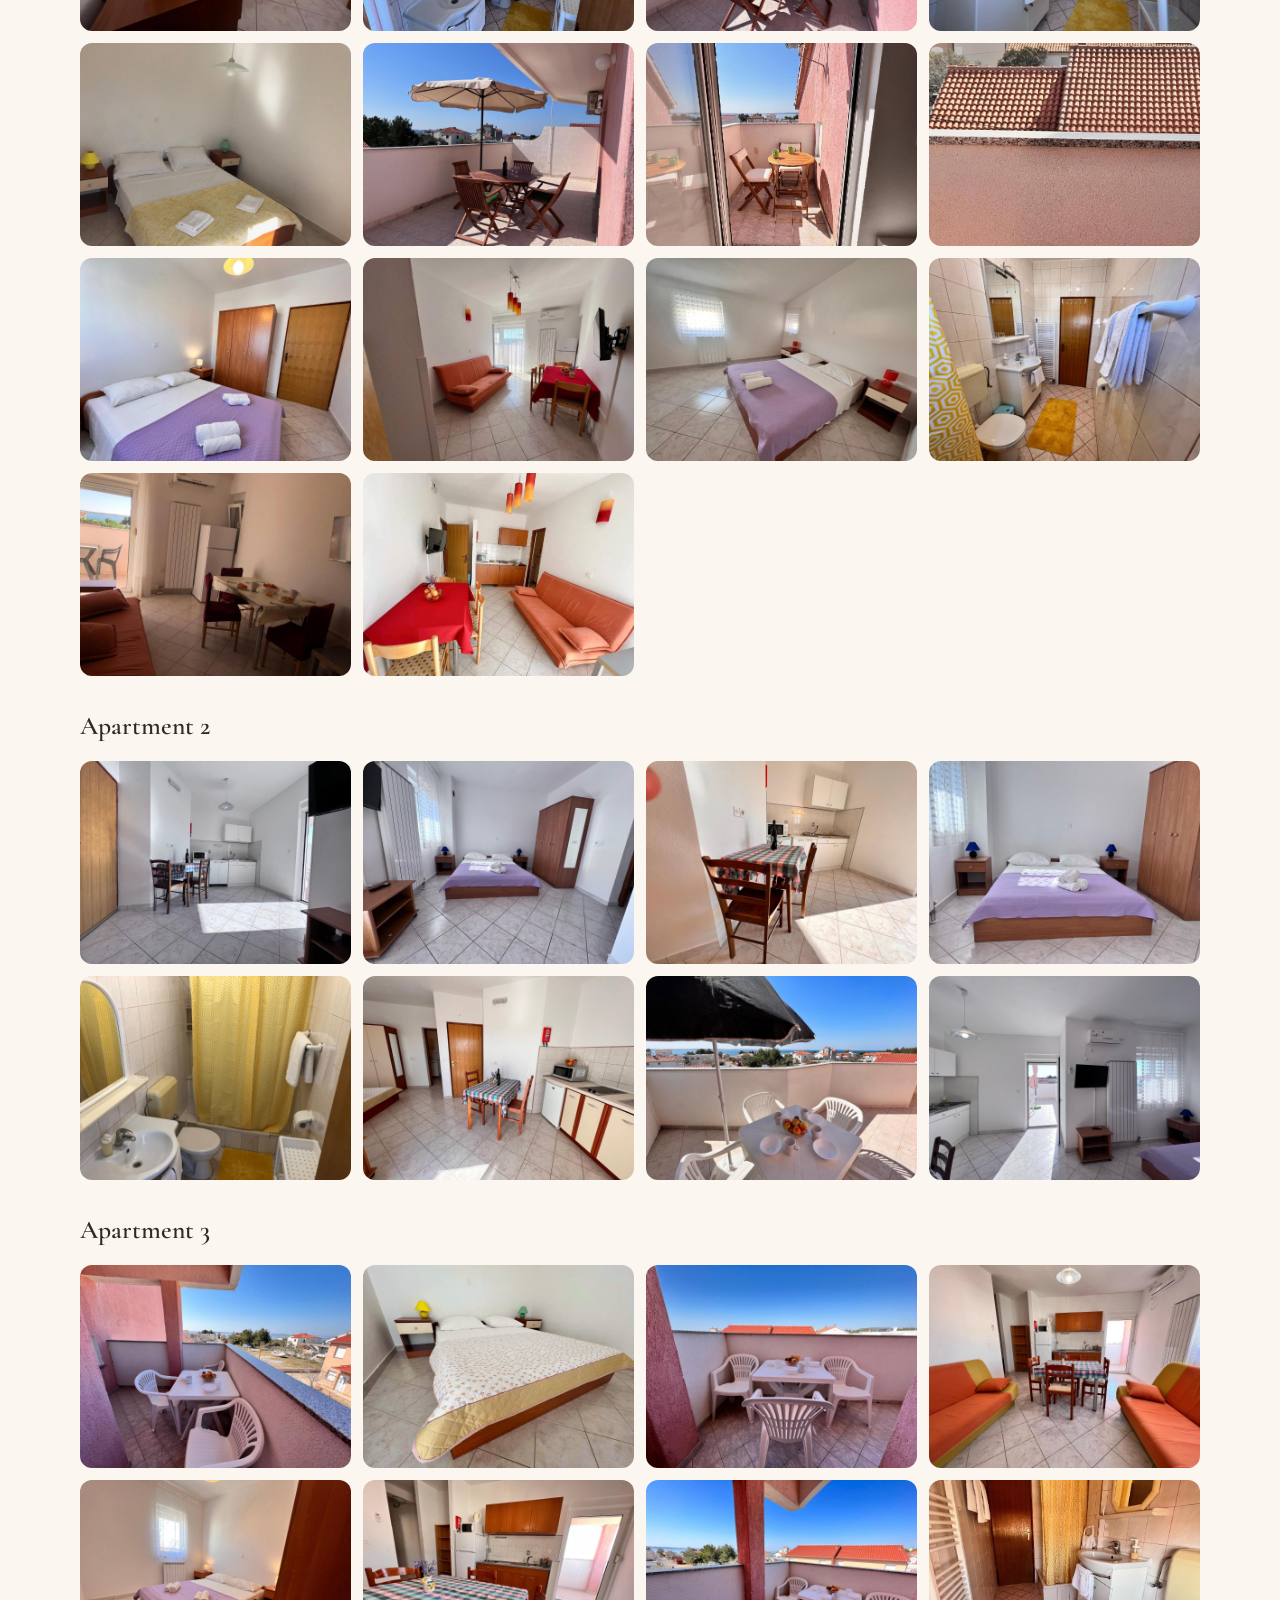
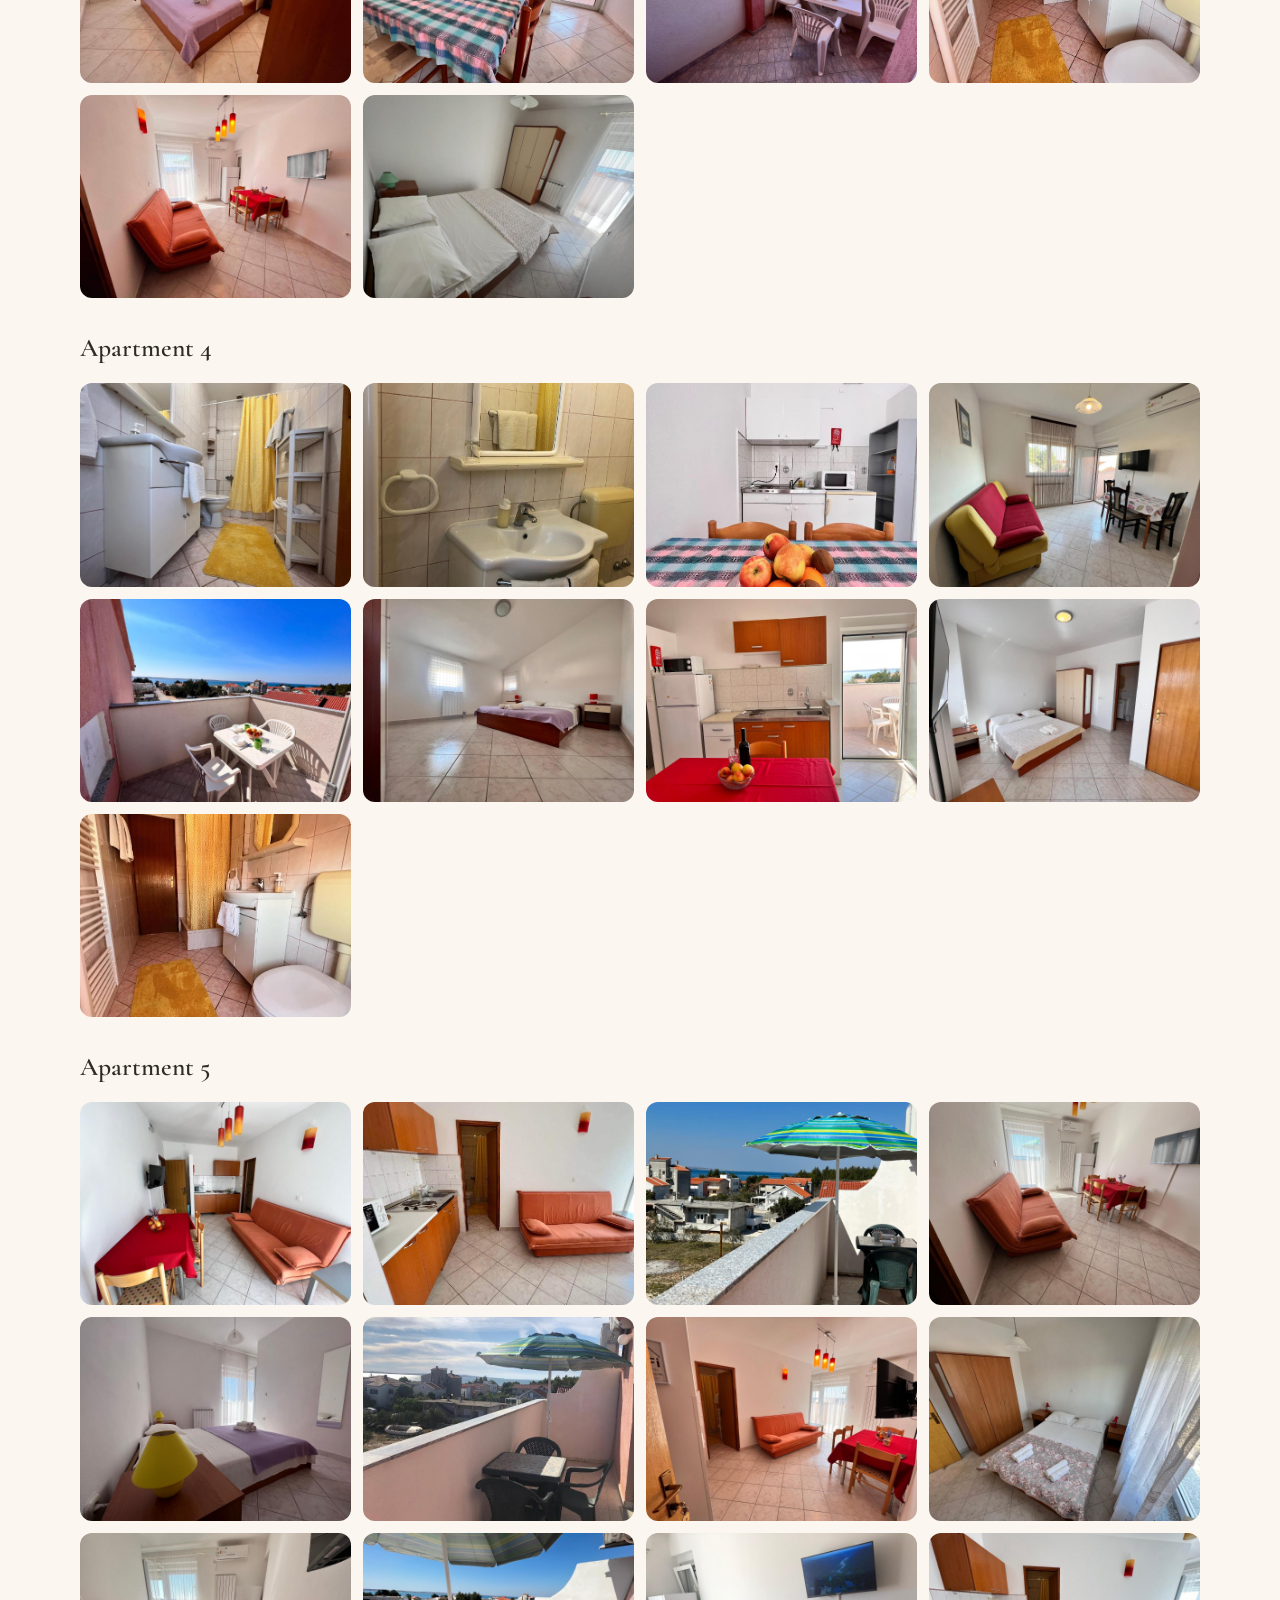
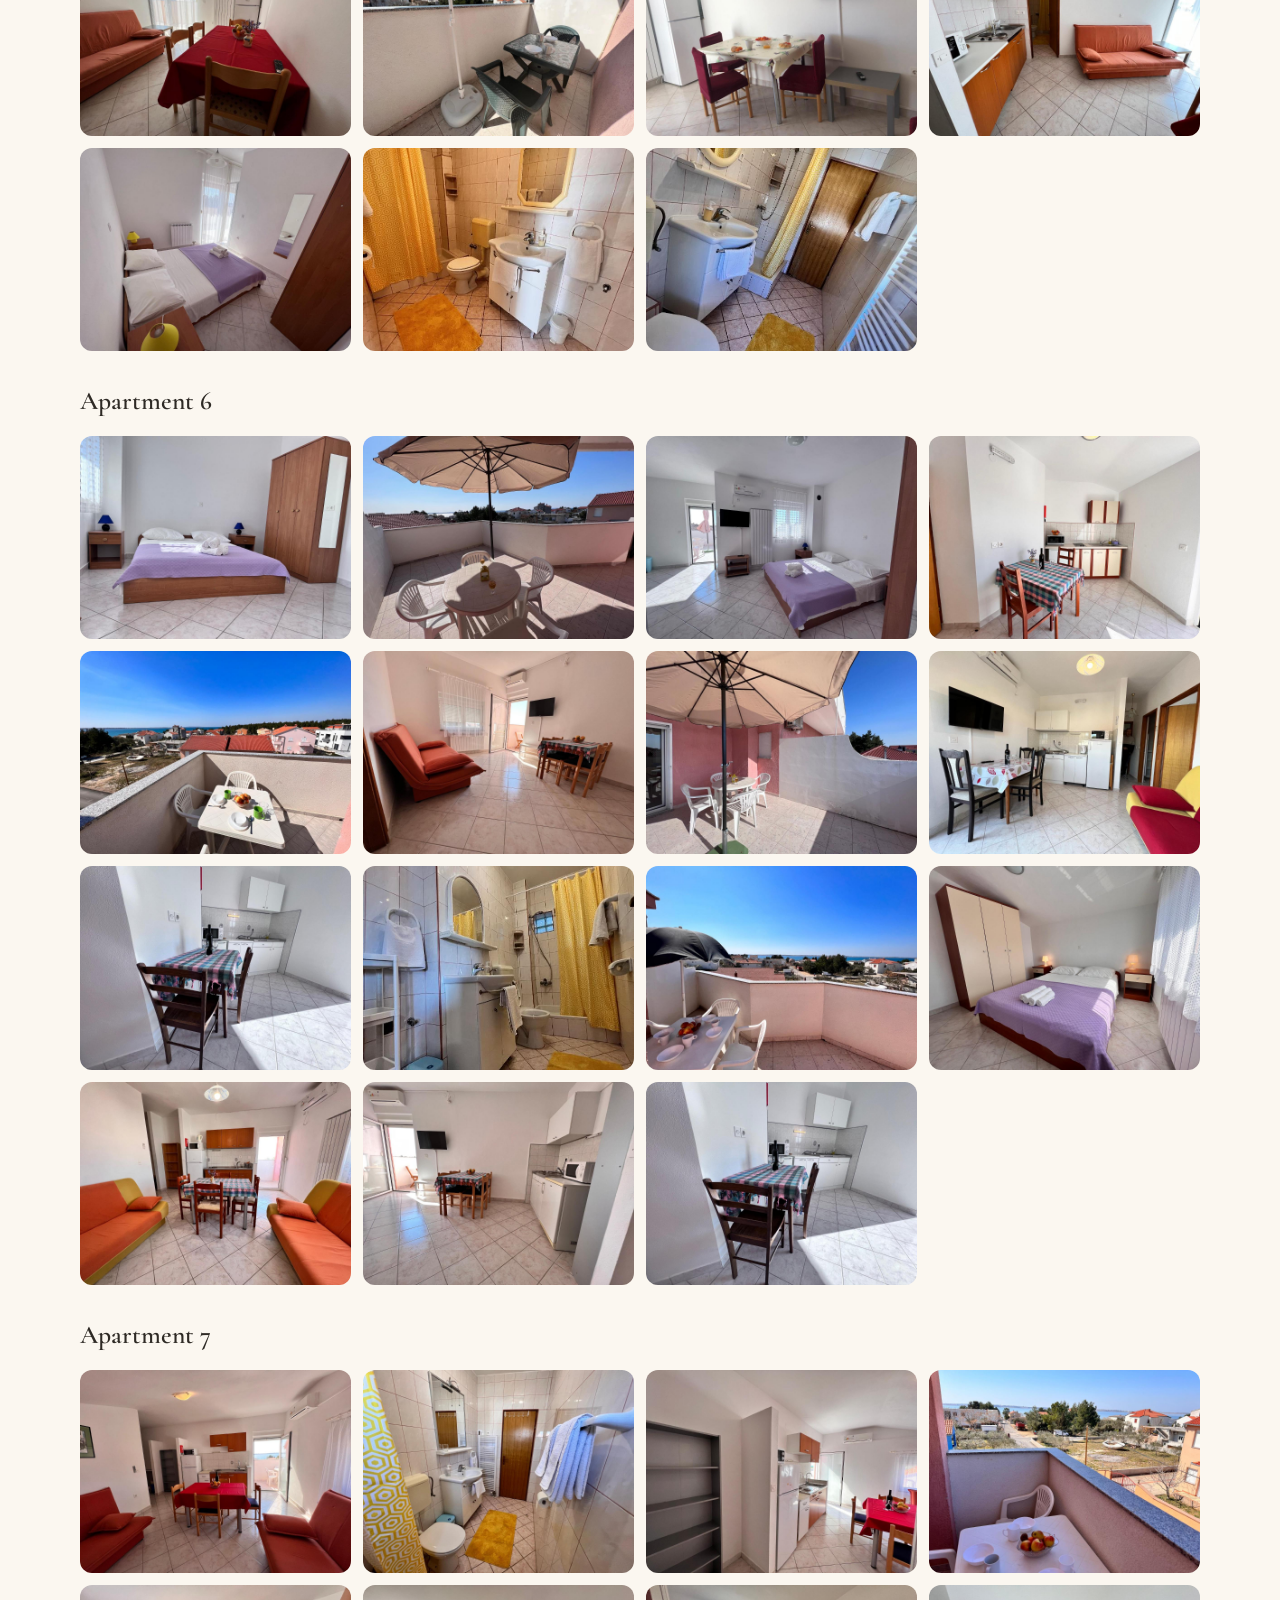
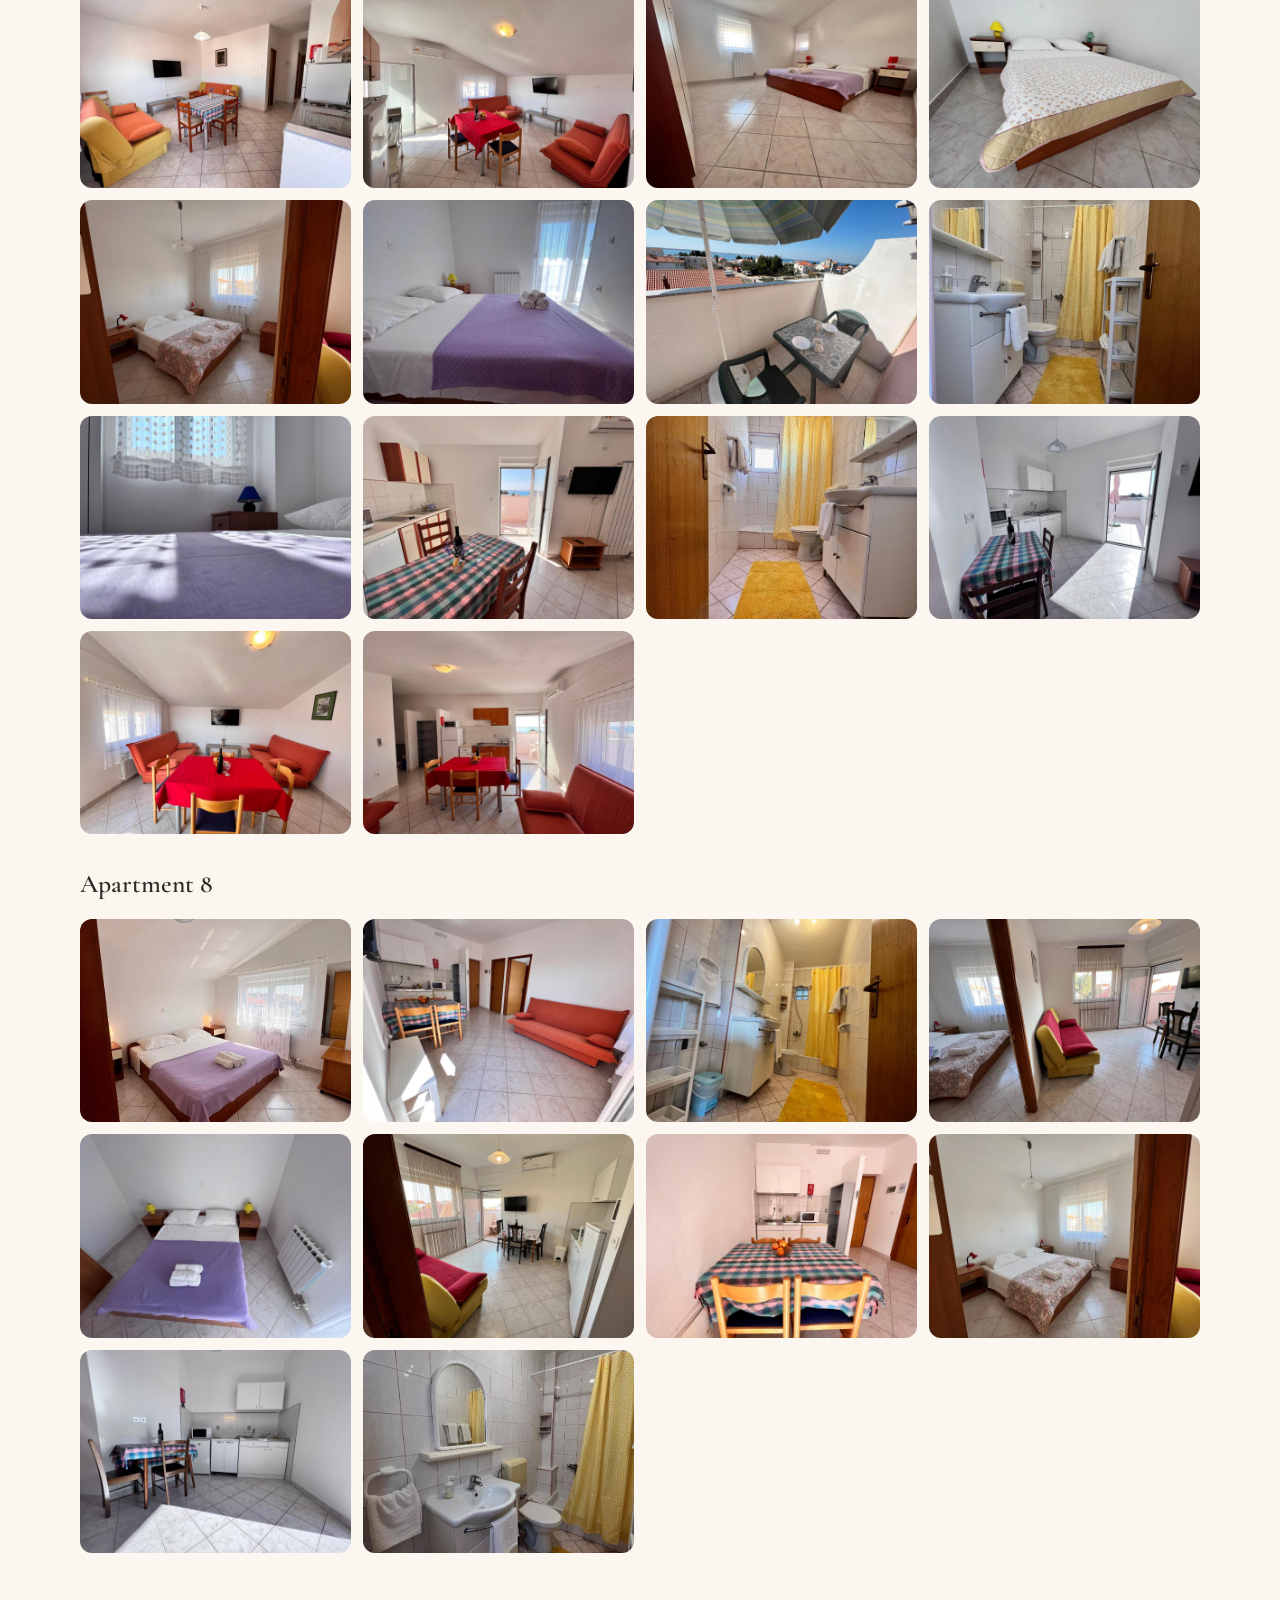
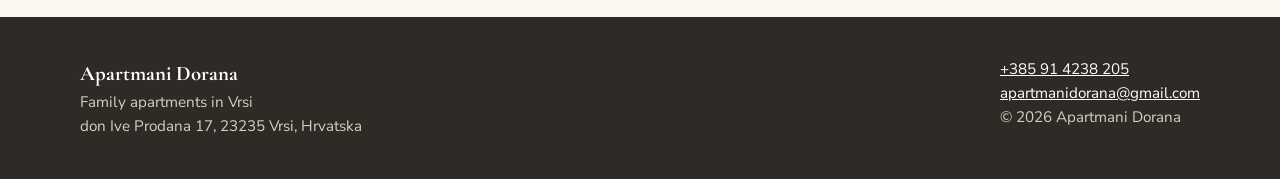
<file: fotografije.html>
<!doctype html>
<html lang="hr">
<head>
  <meta charset="utf-8">
  <meta name="viewport" content="width=device-width, initial-scale=1">
  <title>Fotografije – Apartmani Dorana</title>
  <meta name="description" content="Fotografije apartmana, kuće, vrta i okolice – Apartmani Dorana, Vrsi.">
  <link rel="preconnect" href="https://fonts.googleapis.com">
  <link rel="preconnect" href="https://fonts.gstatic.com" crossorigin>
  <link href="https://fonts.googleapis.com/css2?family=Cormorant+Garamond:wght@500;600;700&family=Nunito+Sans:wght@400;600;700;800&display=swap" rel="stylesheet">
  <link rel="stylesheet" href="css/style.css?v=202610061551">
  <!-- SEO -->
  <link rel="canonical" href="https://anaivanisevic.github.io/apartmani/fotografije.html">
  <link rel="alternate" hreflang="hr" href="https://anaivanisevic.github.io/apartmani/fotografije.html?lang=hr">
  <link rel="alternate" hreflang="en" href="https://anaivanisevic.github.io/apartmani/fotografije.html?lang=en">
  <link rel="alternate" hreflang="de" href="https://anaivanisevic.github.io/apartmani/fotografije.html?lang=de">
  <link rel="alternate" hreflang="it" href="https://anaivanisevic.github.io/apartmani/fotografije.html?lang=it">
  <link rel="alternate" hreflang="sl" href="https://anaivanisevic.github.io/apartmani/fotografije.html?lang=sl">
  <link rel="alternate" hreflang="pl" href="https://anaivanisevic.github.io/apartmani/fotografije.html?lang=pl">
  <link rel="alternate" hreflang="cs" href="https://anaivanisevic.github.io/apartmani/fotografije.html?lang=cs">
  <link rel="alternate" hreflang="sk" href="https://anaivanisevic.github.io/apartmani/fotografije.html?lang=sk">
  <link rel="alternate" hreflang="x-default" href="https://anaivanisevic.github.io/apartmani/fotografije.html">
  <link rel="icon" href="favicon.svg" type="image/svg+xml">
  <meta property="og:type" content="website">
  <meta property="og:site_name" content="Apartmani Dorana">
  <meta property="og:title" content="Fotografije – Apartmani Dorana">
  <meta property="og:description" content="Fotografije apartmana, kuće, vrta i okolice – Apartmani Dorana, Vrsi.">
  <meta property="og:url" content="https://anaivanisevic.github.io/apartmani/fotografije.html">
  <meta property="og:image" content="https://anaivanisevic.github.io/apartmani/fotografije/zajednicko/zajednicko-10.jpg">
  <meta name="twitter:card" content="summary_large_image">
  <!-- /SEO -->
</head>
<body data-title="nav_photos">
  <header id="site-header"></header>

  <div class="wrap">
    <div class="page-head">
      <h1 data-i18n="ph_title"></h1>
      <p data-i18n="ph_p"></p>
    </div>
    <div class="tabs" id="tabs" role="tablist"></div>
    <div class="gallery" id="gallery"></div>
  </div>

  <div class="lightbox" id="lightbox" role="dialog" aria-modal="true">
    <button class="lb-btn lb-close" id="lb-close" aria-label="Close">×</button>
    <button class="lb-btn lb-prev" id="lb-prev" aria-label="Previous">‹</button>
    <img id="lb-img" alt="">
    <button class="lb-btn lb-next" id="lb-next" aria-label="Next">›</button>
    <div class="lb-count" id="lb-count"></div>
  </div>

  <footer id="site-footer"></footer>
  <script type="module" src="js/galerija.js?v=202610061551"></script>
</body>
</html>
</file>
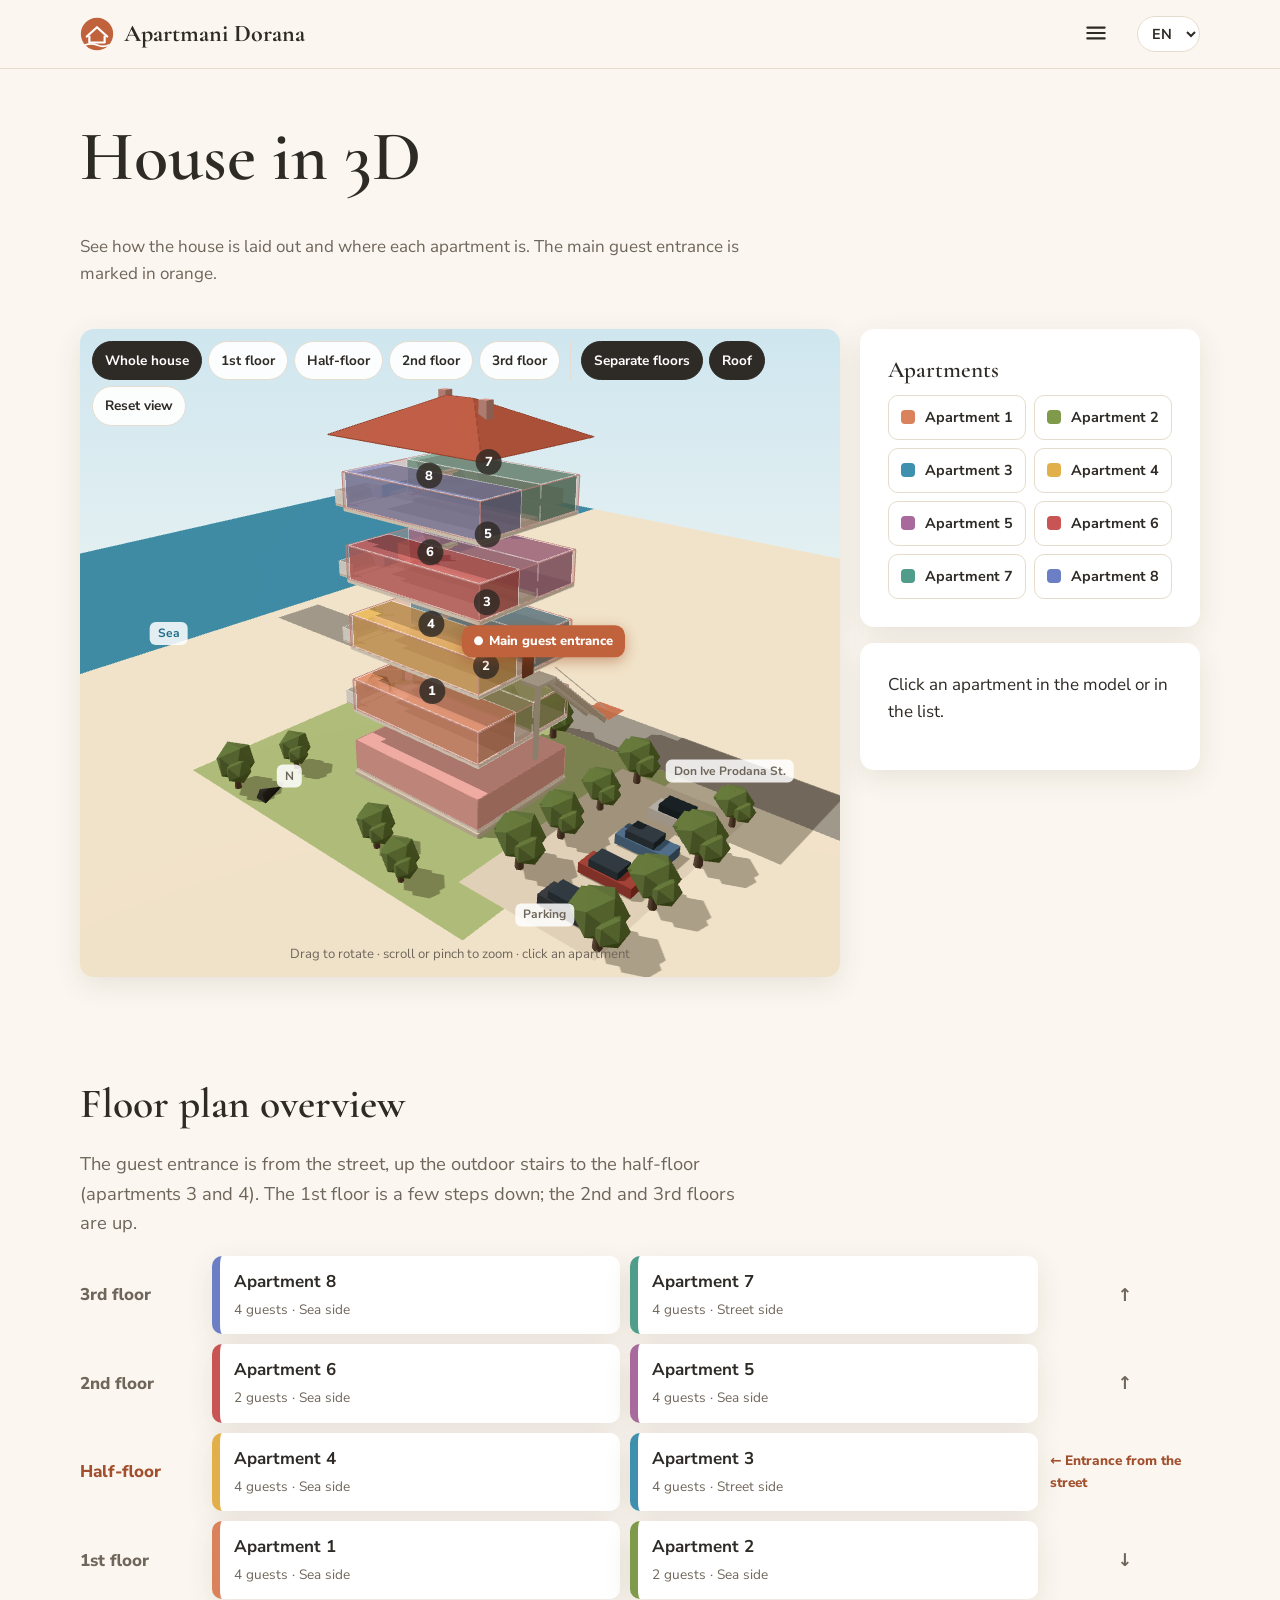
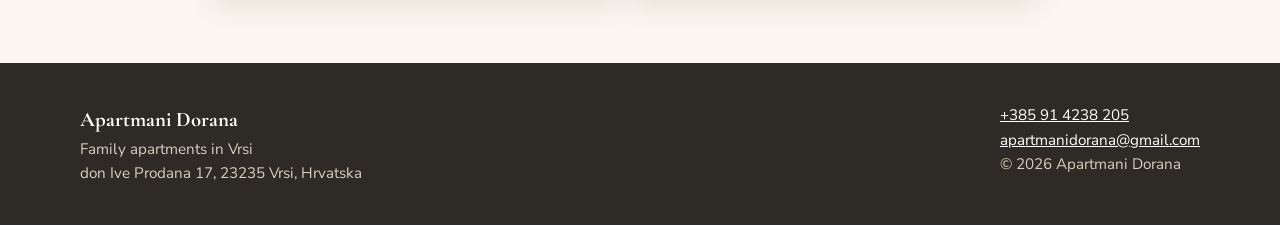
<file: kuca-3d.html>
<!doctype html>
<html lang="hr">
<head>
  <meta charset="utf-8">
  <meta name="viewport" content="width=device-width, initial-scale=1">
  <title>Kuća u 3D – Apartmani Dorana</title>
  <meta name="description" content="Interaktivni 3D prikaz kuće Apartmani Dorana u Vrsima: pogledajte gdje se nalazi svaki od 8 apartmana i glavni ulaz za goste.">
  <link rel="preconnect" href="https://fonts.googleapis.com">
  <link rel="preconnect" href="https://fonts.gstatic.com" crossorigin>
  <link href="https://fonts.googleapis.com/css2?family=Cormorant+Garamond:wght@500;600;700&family=Nunito+Sans:wght@400;600;700;800&display=swap" rel="stylesheet">
  <link rel="stylesheet" href="css/style.css?v=202610061551">
  <script type="importmap">
    { "imports": { "three": "./js/vendor/three.module.min.js?v=202610061551" } }
  </script>
  <!-- SEO -->
  <link rel="canonical" href="https://anaivanisevic.github.io/apartmani/kuca-3d.html">
  <link rel="alternate" hreflang="hr" href="https://anaivanisevic.github.io/apartmani/kuca-3d.html?lang=hr">
  <link rel="alternate" hreflang="en" href="https://anaivanisevic.github.io/apartmani/kuca-3d.html?lang=en">
  <link rel="alternate" hreflang="de" href="https://anaivanisevic.github.io/apartmani/kuca-3d.html?lang=de">
  <link rel="alternate" hreflang="it" href="https://anaivanisevic.github.io/apartmani/kuca-3d.html?lang=it">
  <link rel="alternate" hreflang="sl" href="https://anaivanisevic.github.io/apartmani/kuca-3d.html?lang=sl">
  <link rel="alternate" hreflang="pl" href="https://anaivanisevic.github.io/apartmani/kuca-3d.html?lang=pl">
  <link rel="alternate" hreflang="cs" href="https://anaivanisevic.github.io/apartmani/kuca-3d.html?lang=cs">
  <link rel="alternate" hreflang="sk" href="https://anaivanisevic.github.io/apartmani/kuca-3d.html?lang=sk">
  <link rel="alternate" hreflang="x-default" href="https://anaivanisevic.github.io/apartmani/kuca-3d.html">
  <link rel="icon" href="favicon.svg" type="image/svg+xml">
  <meta property="og:type" content="website">
  <meta property="og:site_name" content="Apartmani Dorana">
  <meta property="og:title" content="Kuća u 3D – Apartmani Dorana">
  <meta property="og:description" content="Interaktivni 3D prikaz kuće Apartmani Dorana u Vrsima: pogledajte gdje se nalazi svaki od 8 apartmana i glavni ulaz za goste.">
  <meta property="og:url" content="https://anaivanisevic.github.io/apartmani/kuca-3d.html">
  <meta property="og:image" content="https://anaivanisevic.github.io/apartmani/fotografije/zajednicko/zajednicko-10.jpg">
  <meta name="twitter:card" content="summary_large_image">
  <!-- /SEO -->
</head>
<body data-title="nav_3d">
  <header id="site-header"></header>

  <div class="wrap">
    <div class="page-head">
      <h1 data-i18n="h3d_title"></h1>
      <p data-i18n="h3d_p"></p>
    </div>

    <div class="viewer-layout">
      <div class="viewer" id="viewer">
        <div class="viewer-loading" id="viewer-loading" data-i18n="loading"></div>
        <div class="viewer-toolbar" id="toolbar">
          <button class="tb-btn on" data-view="all" data-i18n="v_all"></button>
          <span class="tb-sep"></span>
          <button class="tb-btn" id="tb-explode" data-i18n="v_explode"></button>
          <button class="tb-btn on" id="tb-roof" data-i18n="v_roof"></button>
          <button class="tb-btn" id="tb-reset" data-i18n="v_reset"></button>
        </div>
        <div class="viewer-hint" data-i18n="h3d_hint"></div>
      </div>

      <aside class="side-panel">
        <div class="card">
          <h3 data-i18n="units_list"></h3>
          <ul class="unit-list" id="unit-list"></ul>
        </div>
        <div class="card unit-info" id="unit-info">
          <p data-i18n="pick_unit"></p>
        </div>
      </aside>
    </div>
  </div>

  <div class="wrap" style="padding-bottom:64px">
    <h2 class="section-h" data-i18n="layout_title"></h2>
    <p class="lead" data-i18n="layout_p"></p>
    <div id="layout"></div>
  </div>

  <footer id="site-footer"></footer>

  <script type="module">
    import { lang as l0 } from "./js/common.js?v=202610061551";
    import { layoutHTML } from "./js/kartice.js?v=202610061551";
    let lg = l0;
    const r = () => { document.getElementById("layout").innerHTML = layoutHTML(lg); };
    r(); document.addEventListener("langchange", (e) => { lg = e.detail; r(); });
  </script>
  <script type="module" src="js/kuca3d.js?v=202610061551"></script>
</body>
</html>
</file>
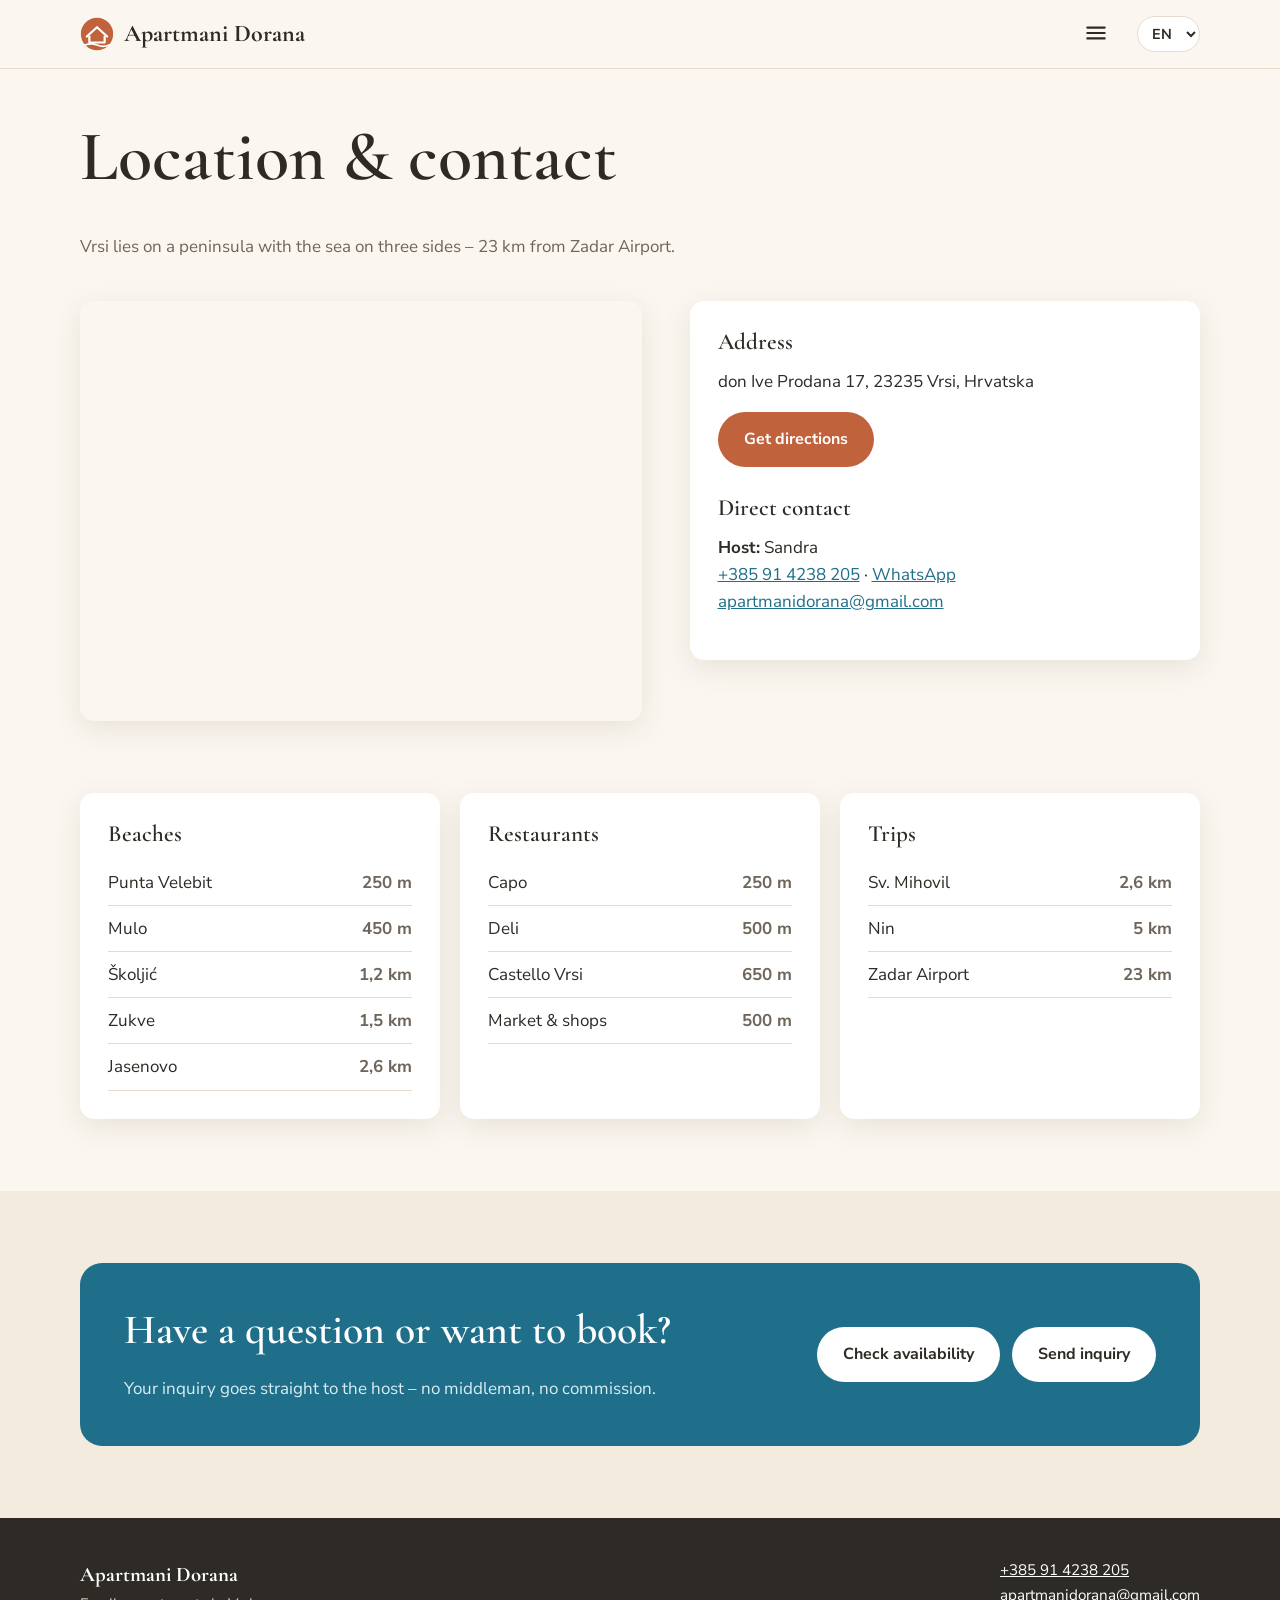
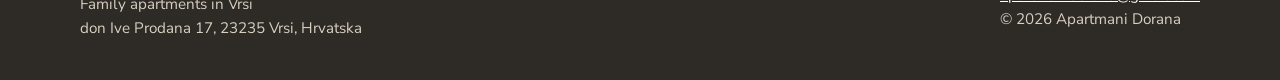
<file: lokacija.html>
<!doctype html>
<html lang="hr">
<head>
  <meta charset="utf-8">
  <meta name="viewport" content="width=device-width, initial-scale=1">
  <title>Lokacija i kontakt – Apartmani Dorana</title>
  <meta name="description" content="Apartmani Dorana, don Ive Prodana 17, Vrsi. Plaže, restorani i izleti u blizini. Pošaljite upit izravno domaćici.">
  <link rel="preconnect" href="https://fonts.googleapis.com">
  <link rel="preconnect" href="https://fonts.gstatic.com" crossorigin>
  <link href="https://fonts.googleapis.com/css2?family=Cormorant+Garamond:wght@500;600;700&family=Nunito+Sans:wght@400;600;700;800&display=swap" rel="stylesheet">
  <link rel="stylesheet" href="css/style.css?v=202610061551">
  <!-- SEO -->
  <link rel="canonical" href="https://anaivanisevic.github.io/apartmani/lokacija.html">
  <link rel="alternate" hreflang="hr" href="https://anaivanisevic.github.io/apartmani/lokacija.html?lang=hr">
  <link rel="alternate" hreflang="en" href="https://anaivanisevic.github.io/apartmani/lokacija.html?lang=en">
  <link rel="alternate" hreflang="de" href="https://anaivanisevic.github.io/apartmani/lokacija.html?lang=de">
  <link rel="alternate" hreflang="it" href="https://anaivanisevic.github.io/apartmani/lokacija.html?lang=it">
  <link rel="alternate" hreflang="sl" href="https://anaivanisevic.github.io/apartmani/lokacija.html?lang=sl">
  <link rel="alternate" hreflang="pl" href="https://anaivanisevic.github.io/apartmani/lokacija.html?lang=pl">
  <link rel="alternate" hreflang="cs" href="https://anaivanisevic.github.io/apartmani/lokacija.html?lang=cs">
  <link rel="alternate" hreflang="sk" href="https://anaivanisevic.github.io/apartmani/lokacija.html?lang=sk">
  <link rel="alternate" hreflang="x-default" href="https://anaivanisevic.github.io/apartmani/lokacija.html">
  <link rel="icon" href="favicon.svg" type="image/svg+xml">
  <meta property="og:type" content="website">
  <meta property="og:site_name" content="Apartmani Dorana">
  <meta property="og:title" content="Lokacija i kontakt – Apartmani Dorana">
  <meta property="og:description" content="Apartmani Dorana, don Ive Prodana 17, Vrsi. Plaže, restorani i izleti u blizini. Pošaljite upit izravno domaćici.">
  <meta property="og:url" content="https://anaivanisevic.github.io/apartmani/lokacija.html">
  <meta property="og:image" content="https://anaivanisevic.github.io/apartmani/fotografije/zajednicko/zajednicko-10.jpg">
  <meta name="twitter:card" content="summary_large_image">
  <!-- /SEO -->
</head>
<body data-title="nav_contact">
  <header id="site-header"></header>

  <div class="wrap">
    <div class="page-head">
      <h1 data-i18n="loc_title"></h1>
      <p data-i18n="loc_p"></p>
    </div>

    <div class="split" style="align-items:start">
      <iframe class="map-frame" id="map" title="Map" loading="lazy"></iframe>
      <div class="card">
        <h3 data-i18n="loc_address"></h3>
        <p id="address"></p>
        <div class="btn-row">
          <a class="btn btn-primary" id="directions" target="_blank" rel="noopener" data-i18n="loc_directions"></a>
        </div>
        <h3 style="margin-top:28px" data-i18n="contact_direct"></h3>
        <p id="direct"></p>
      </div>
    </div>
  </div>

  <section class="section">
    <div class="wrap grid-3">
      <div class="card"><h3 data-i18n="loc_beaches"></h3>
        <ul class="dist-list">
          <li><span>Punta Velebit</span><span>250 m</span></li>
          <li><span>Mulo</span><span>450 m</span></li>
          <li><span>Školjić</span><span>1,2 km</span></li>
          <li><span>Zukve</span><span>1,5 km</span></li>
          <li><span>Jasenovo</span><span>2,6 km</span></li>
        </ul></div>
      <div class="card"><h3 data-i18n="loc_food"></h3>
        <ul class="dist-list">
          <li><span>Capo</span><span>250 m</span></li>
          <li><span>Deli</span><span>500 m</span></li>
          <li><span>Castello Vrsi</span><span>650 m</span></li>
          <li><span data-i18n="loc_market"></span><span>500 m</span></li>
        </ul></div>
      <div class="card"><h3 data-i18n="loc_sights"></h3>
        <ul class="dist-list">
          <li><span>Sv. Mihovil</span><span>2,6 km</span></li>
          <li><span>Nin</span><span>5 km</span></li>
          <li><span data-i18n="loc_airport"></span><span>23 km</span></li>
        </ul></div>
    </div>
  </section>

  <section class="section alt">
    <div class="wrap">
      <div class="cta-band">
        <div><h2 data-i18n="loc_inquiry_cta"></h2><p data-i18n="form_p"></p></div>
        <div class="btn-row">
          <a class="btn btn-light" data-page="dostupnost.html" data-i18n="btn_avail"></a>
          <a class="btn btn-light" data-page="upit.html" data-i18n="nav_inquiry"></a>
        </div>
      </div>
    </div>
  </section>

  <footer id="site-footer"></footer>
  <script type="module" src="js/kontakt.js?v=202610061551"></script>
</body>
</html>
</file>
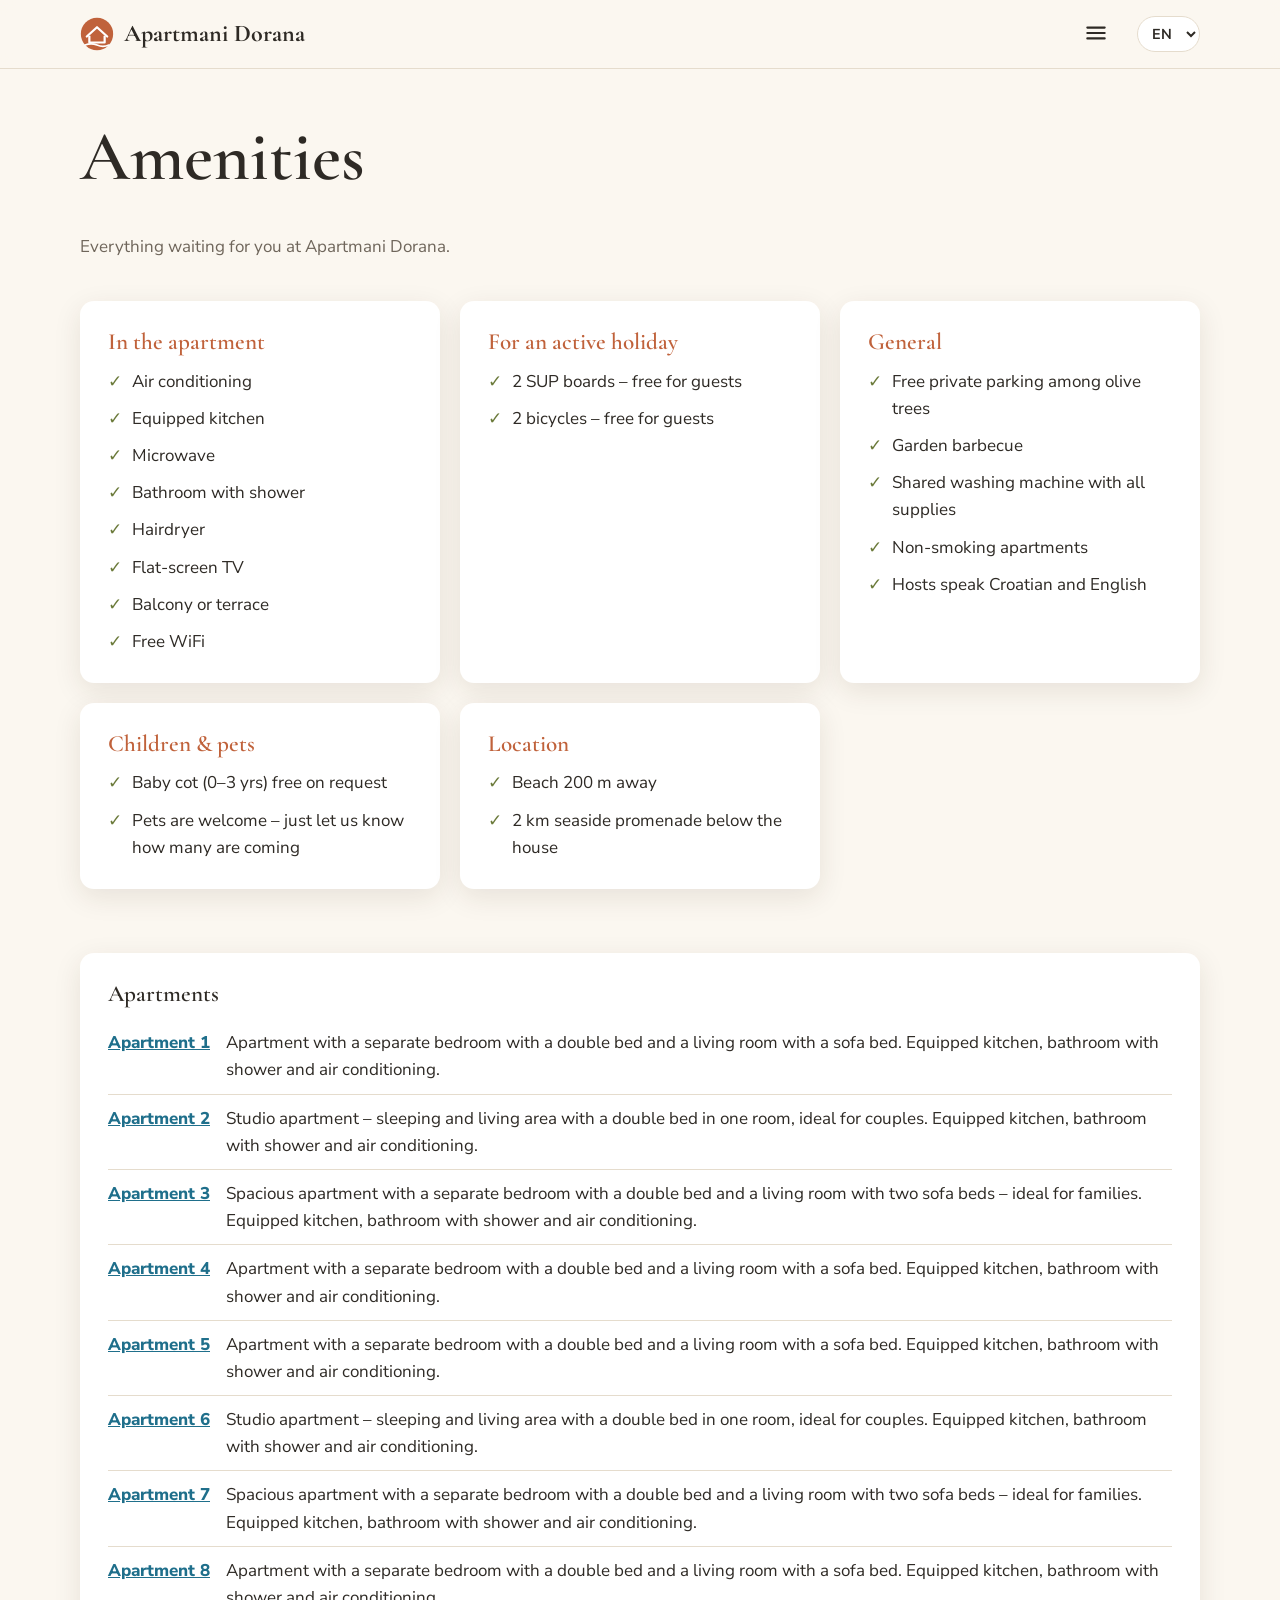
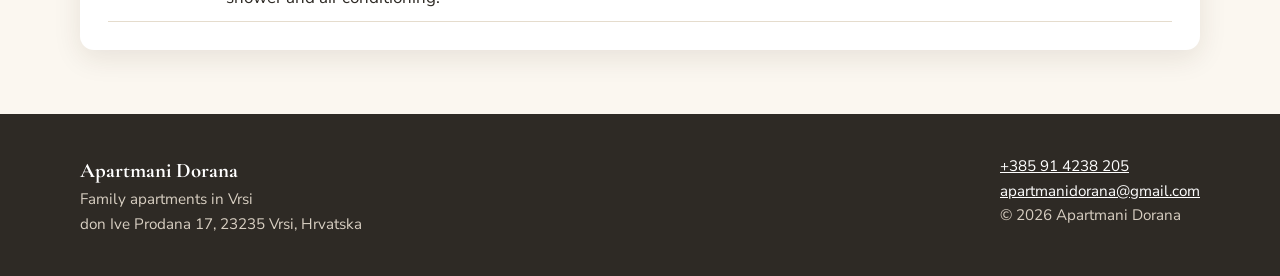
<file: sadrzaji.html>
<!doctype html>
<html lang="hr">
<head>
  <meta charset="utf-8">
  <meta name="viewport" content="width=device-width, initial-scale=1">
  <title>Sadržaji – Apartmani Dorana</title>
  <meta name="description" content="Sadržaji Apartmana Dorana u Vrsima: klima, opremljena kuhinja, WiFi, besplatan parking među maslinama, roštilj, 250 m do plaže.">
  <link rel="preconnect" href="https://fonts.googleapis.com">
  <link rel="preconnect" href="https://fonts.gstatic.com" crossorigin>
  <link href="https://fonts.googleapis.com/css2?family=Cormorant+Garamond:wght@500;600;700&family=Nunito+Sans:wght@400;600;700;800&display=swap" rel="stylesheet">
  <link rel="stylesheet" href="css/style.css?v=202610061551">
  <!-- SEO -->
  <link rel="canonical" href="https://anaivanisevic.github.io/apartmani/sadrzaji.html">
  <link rel="alternate" hreflang="hr" href="https://anaivanisevic.github.io/apartmani/sadrzaji.html?lang=hr">
  <link rel="alternate" hreflang="en" href="https://anaivanisevic.github.io/apartmani/sadrzaji.html?lang=en">
  <link rel="alternate" hreflang="de" href="https://anaivanisevic.github.io/apartmani/sadrzaji.html?lang=de">
  <link rel="alternate" hreflang="it" href="https://anaivanisevic.github.io/apartmani/sadrzaji.html?lang=it">
  <link rel="alternate" hreflang="sl" href="https://anaivanisevic.github.io/apartmani/sadrzaji.html?lang=sl">
  <link rel="alternate" hreflang="pl" href="https://anaivanisevic.github.io/apartmani/sadrzaji.html?lang=pl">
  <link rel="alternate" hreflang="cs" href="https://anaivanisevic.github.io/apartmani/sadrzaji.html?lang=cs">
  <link rel="alternate" hreflang="sk" href="https://anaivanisevic.github.io/apartmani/sadrzaji.html?lang=sk">
  <link rel="alternate" hreflang="x-default" href="https://anaivanisevic.github.io/apartmani/sadrzaji.html">
  <link rel="icon" href="favicon.svg" type="image/svg+xml">
  <meta property="og:type" content="website">
  <meta property="og:site_name" content="Apartmani Dorana">
  <meta property="og:title" content="Sadržaji – Apartmani Dorana">
  <meta property="og:description" content="Sadržaji Apartmana Dorana u Vrsima: klima, opremljena kuhinja, WiFi, besplatan parking među maslinama, roštilj, 250 m do plaže.">
  <meta property="og:url" content="https://anaivanisevic.github.io/apartmani/sadrzaji.html">
  <meta property="og:image" content="https://anaivanisevic.github.io/apartmani/fotografije/zajednicko/zajednicko-10.jpg">
  <meta name="twitter:card" content="summary_large_image">
  <!-- /SEO -->
</head>
<body data-title="nav_amen">
  <header id="site-header"></header>
  <div class="wrap">
    <div class="page-head">
      <h1 data-i18n="am_title"></h1>
      <p data-i18n="am_p"></p>
    </div>
    <div class="amen-grid" id="amen-grid"></div>
    <div class="card" style="margin-bottom:64px">
      <h3 data-i18n="units_list"></h3>
      <table class="units-table" id="units-table"></table>
    </div>
  </div>
  <footer id="site-footer"></footer>
  <script type="module">
    import { lang as l0 } from "./js/common.js?v=202610061551";
    import { t } from "./js/i18n.js?v=202610061551";
    import { SADRZAJI } from "./js/i18n-sadrzaji.js?v=202610061551";
    import { JEDINICE } from "./js/podaci.js?v=202610061551";
    let lang = l0;
    function render() {
      document.getElementById("amen-grid").innerHTML = SADRZAJI.map(([cat, items]) =>
        `<div class="card"><h3>${t(cat, lang)}</h3><ul>${items.map((k) => `<li>${t(k, lang)}</li>`).join("")}</ul></div>`).join("");
      document.getElementById("units-table").innerHTML = JEDINICE.map((u) =>
        `<tr><td><a href="fotografije.html?lang=${lang}#jedinica-${u.id}">${t("unit", lang)} ${u.id}</a></td><td>${t("desc_" + u.tip, lang)}</td></tr>`).join("");
    }
    document.addEventListener("langchange", (e) => { lang = e.detail; render(); });
    render();
  </script>
</body>
</html>
</file>
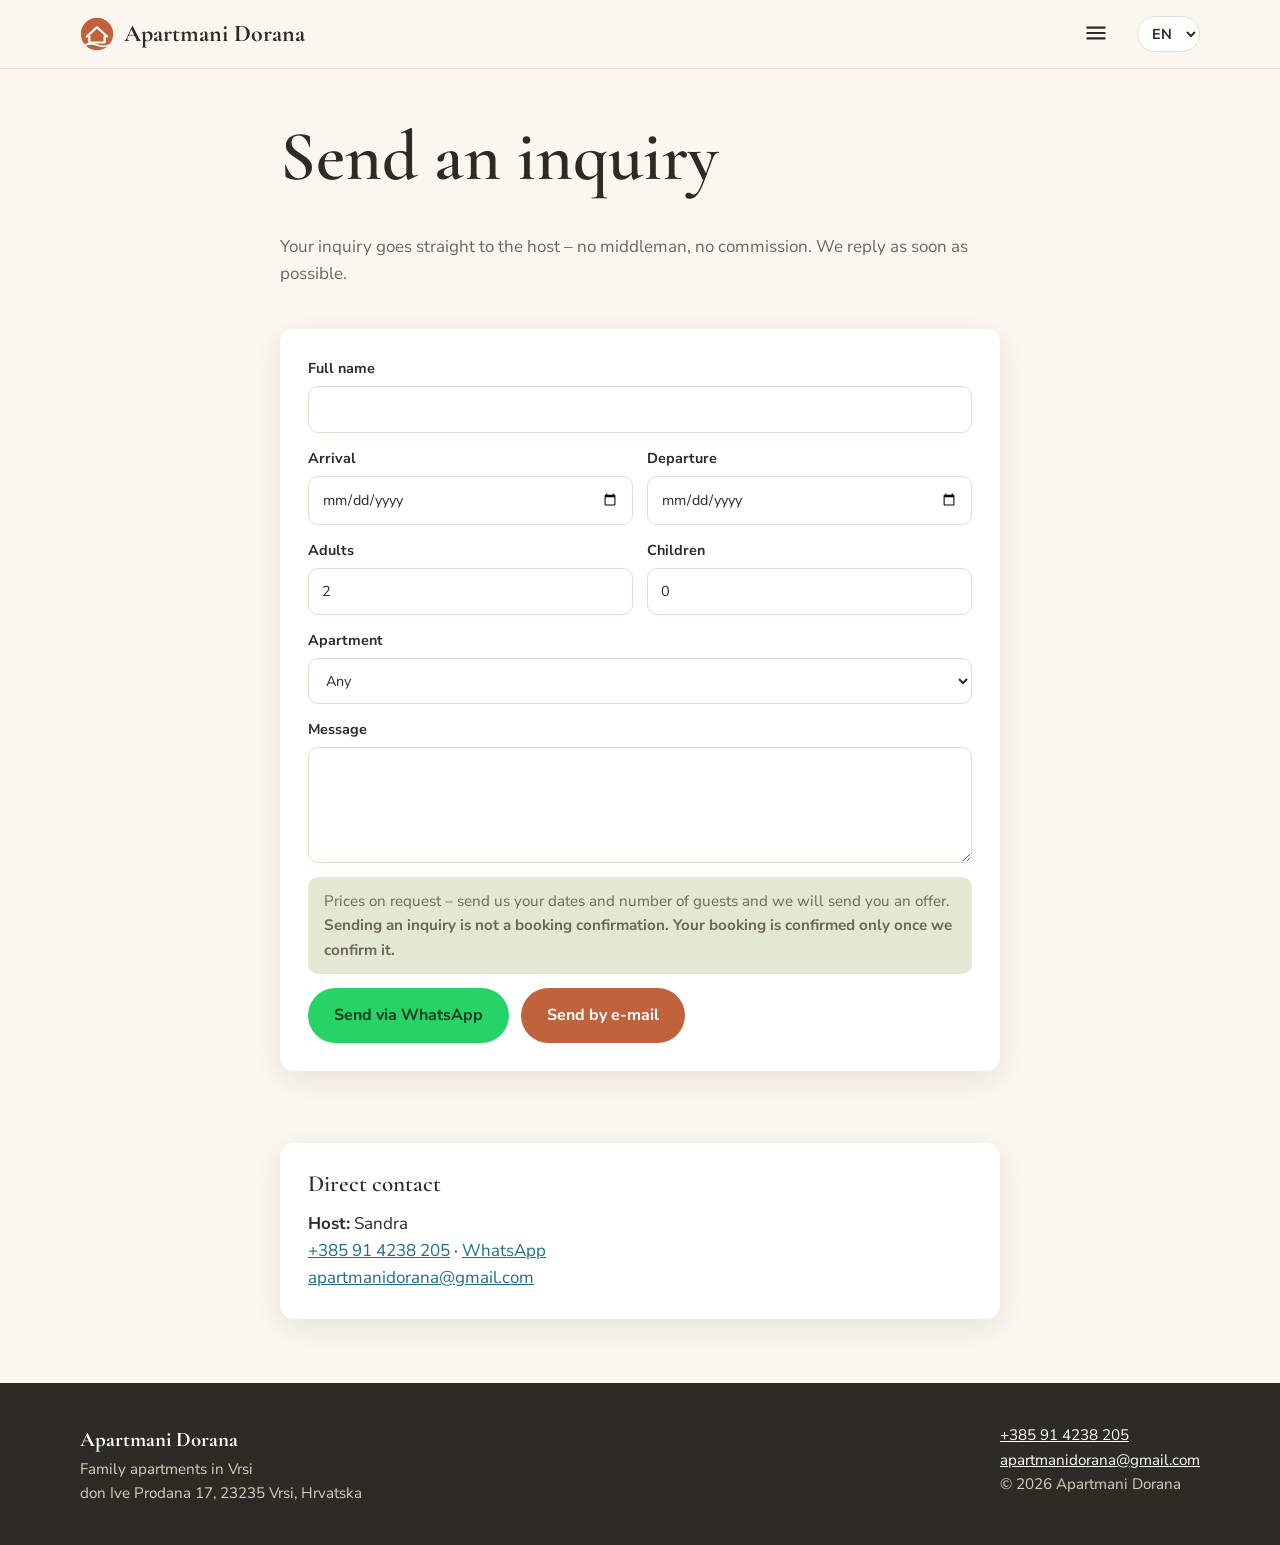
<file: upit.html>
<!doctype html>
<html lang="hr">
<head>
  <meta charset="utf-8">
  <meta name="viewport" content="width=device-width, initial-scale=1">
  <title>Pošalji upit – Apartmani Dorana</title>
  <meta name="description" content="Pošaljite upit za smještaj u Apartmanima Dorana u Vrsima – izravno domaćici, e-mailom ili WhatsAppom.">
  <link rel="preconnect" href="https://fonts.googleapis.com">
  <link rel="preconnect" href="https://fonts.gstatic.com" crossorigin>
  <link href="https://fonts.googleapis.com/css2?family=Cormorant+Garamond:wght@500;600;700&family=Nunito+Sans:wght@400;600;700;800&display=swap" rel="stylesheet">
  <link rel="stylesheet" href="css/style.css?v=202610061551">
  <!-- SEO -->
  <link rel="canonical" href="https://anaivanisevic.github.io/apartmani/upit.html">
  <link rel="alternate" hreflang="hr" href="https://anaivanisevic.github.io/apartmani/upit.html?lang=hr">
  <link rel="alternate" hreflang="en" href="https://anaivanisevic.github.io/apartmani/upit.html?lang=en">
  <link rel="alternate" hreflang="de" href="https://anaivanisevic.github.io/apartmani/upit.html?lang=de">
  <link rel="alternate" hreflang="it" href="https://anaivanisevic.github.io/apartmani/upit.html?lang=it">
  <link rel="alternate" hreflang="sl" href="https://anaivanisevic.github.io/apartmani/upit.html?lang=sl">
  <link rel="alternate" hreflang="pl" href="https://anaivanisevic.github.io/apartmani/upit.html?lang=pl">
  <link rel="alternate" hreflang="cs" href="https://anaivanisevic.github.io/apartmani/upit.html?lang=cs">
  <link rel="alternate" hreflang="sk" href="https://anaivanisevic.github.io/apartmani/upit.html?lang=sk">
  <link rel="alternate" hreflang="x-default" href="https://anaivanisevic.github.io/apartmani/upit.html">
  <link rel="icon" href="favicon.svg" type="image/svg+xml">
  <meta property="og:type" content="website">
  <meta property="og:site_name" content="Apartmani Dorana">
  <meta property="og:title" content="Pošalji upit – Apartmani Dorana">
  <meta property="og:description" content="Pošaljite upit za smještaj u Apartmanima Dorana u Vrsima – izravno domaćici, e-mailom ili WhatsAppom.">
  <meta property="og:url" content="https://anaivanisevic.github.io/apartmani/upit.html">
  <meta property="og:image" content="https://anaivanisevic.github.io/apartmani/fotografije/zajednicko/zajednicko-10.jpg">
  <meta name="twitter:card" content="summary_large_image">
  <!-- /SEO -->
</head>
<body data-title="nav_inquiry">
  <header id="site-header"></header>
  <div class="wrap" style="max-width:760px">
    <div class="page-head">
      <h1 data-i18n="inq_title"></h1>
      <p data-i18n="inq_p"></p>
    </div>
  </div>
  <section class="section" id="upit" style="padding-top:0">
    <div class="wrap" style="max-width:760px">
            <form class="form card" id="form" onsubmit="return false">
        <label class="full"><span data-i18n="f_name"></span><input name="name" autocomplete="name" required></label>
        <label><span data-i18n="f_arrive"></span><input type="date" name="arrive"></label>
        <label><span data-i18n="f_depart"></span><input type="date" name="depart"></label>
        <label><span data-i18n="f_adults"></span><input type="number" name="adults" min="1" max="10" value="2"></label>
        <label><span data-i18n="f_kids"></span><input type="number" name="kids" min="0" max="10" value="0"></label>
        <label class="full"><span data-i18n="f_unit"></span><select name="unit" id="unit-select"></select></label>
        <label class="full"><span data-i18n="f_msg"></span><textarea name="msg" rows="4"></textarea></label>
        <p class="full price-note" style="margin:0"><span data-i18n="price_note"></span> <strong data-i18n="inq_disclaimer"></strong></p>
        <div class="full btn-row">
          <button class="btn btn-wa" type="button" id="send-wa" data-i18n="f_send_wa"></button>
          <button class="btn btn-primary" type="button" id="send-mail" data-i18n="f_send_mail"></button>
        </div>
      </form>
    </div>
  </section>
  <div class="wrap" style="max-width:760px;padding-bottom:64px">
    <div class="card">
      <h3 data-i18n="contact_direct"></h3>
      <p id="direct" style="margin:0"></p>
    </div>
  </div>
  <footer id="site-footer"></footer>
  <script type="module" src="js/kontakt.js?v=202610061551"></script>
</body>
</html>
</file>
<file: css/style.css>
/* Apartmani Dorana — mediteranski stil */
:root {
  --bg: #fbf7f0;
  --bg-alt: #f3ebdd;
  --surface: #ffffff;
  --text: #2e2a25;
  --muted: #6f665b;
  --line: #e5dccd;
  --terracotta: #c0623b;
  --terracotta-dark: #a24f2d;
  --olive: #6b7a3a;
  --olive-light: #e4e8d3;
  --sea: #1f6f8b;
  --sea-light: #dcecf1;
  --radius: 14px;
  --shadow: 0 8px 28px rgba(60, 40, 20, 0.10);
  --max: 1160px;
  --font-head: "Cormorant Garamond", Georgia, serif;
  --font-body: "Nunito Sans", system-ui, -apple-system, "Segoe UI", sans-serif;
}

* { box-sizing: border-box; }
html { scroll-behavior: smooth; }
body {
  margin: 0;
  background: var(--bg);
  color: var(--text);
  font-family: var(--font-body);
  font-size: 17px;
  line-height: 1.6;
  -webkit-font-smoothing: antialiased;
}
img { max-width: 100%; display: block; }
a { color: var(--sea); }
h1, h2, h3 { font-family: var(--font-head); font-weight: 600; line-height: 1.15; margin: 0 0 .5em; }
h1 { font-size: clamp(2.6rem, 6vw, 4.4rem); }
h2 { font-size: clamp(1.9rem, 4vw, 2.6rem); }
h3 { font-size: 1.45rem; }
p { margin: 0 0 1em; }

.wrap { max-width: var(--max); margin: 0 auto; padding: 0 20px; }
.section { padding: 72px 0; }
.section.alt { background: var(--bg-alt); }
.kicker { text-transform: uppercase; letter-spacing: .14em; font-size: .78rem; font-weight: 700; color: var(--terracotta); margin-bottom: .6em; }
.lead { font-size: 1.15rem; color: var(--muted); max-width: 60ch; }

/* ---------- Header ---------- */
.site-header {
  position: sticky; top: 0; z-index: 50;
  background: rgba(251, 247, 240, .94);
  backdrop-filter: blur(8px);
  border-bottom: 1px solid var(--line);
}
.site-header .wrap { display: flex; align-items: center; gap: 20px; height: 68px; }
.brand { display: flex; align-items: center; gap: 10px; text-decoration: none; color: var(--text); }
.brand-mark { width: 34px; height: 34px; }
.brand-name { font-family: var(--font-head); font-size: 1.5rem; font-weight: 700; white-space: nowrap; }
.nav { display: flex; gap: 4px; margin-left: auto; }
.nav a {
  text-decoration: none; color: var(--text); font-weight: 600; font-size: .95rem;
  padding: 8px 12px; border-radius: 999px; white-space: nowrap;
}
.nav a:hover { background: var(--bg-alt); }
.nav a.active { background: var(--terracotta); color: #fff; }
.lang-select {
  font: inherit; font-size: .9rem; font-weight: 700; color: var(--text);
  background: var(--surface); border: 1px solid var(--line); border-radius: 999px;
  padding: 6px 10px; cursor: pointer;
}
.menu-btn { display: none; margin-left: auto; background: none; border: 0; padding: 8px; cursor: pointer; color: var(--text); }
.menu-btn svg { width: 26px; height: 26px; }

@media (max-width: 880px) {
  .menu-btn { display: block; }
  .nav {
    display: none; position: absolute; top: 68px; left: 0; right: 0;
    flex-direction: column; gap: 0; background: var(--bg);
    border-bottom: 1px solid var(--line); padding: 8px 16px 16px; margin: 0;
  }
  .nav.open { display: flex; }
  .nav a { padding: 12px 14px; border-radius: 10px; }
  .site-header .wrap { gap: 10px; }
  .lang-select { order: 3; }
}

/* ---------- Buttons ---------- */
.btn {
  display: inline-flex; align-items: center; justify-content: center; gap: 8px;
  font: inherit; font-weight: 700; font-size: 1rem;
  padding: 13px 24px; border-radius: 999px; border: 2px solid transparent;
  text-decoration: none; cursor: pointer; transition: transform .15s, background .15s;
}
.btn:hover { transform: translateY(-1px); }
.btn-primary { background: var(--terracotta); color: #fff; }
.btn-primary:hover { background: var(--terracotta-dark); }
.btn-ghost { background: transparent; color: var(--text); border-color: var(--text); }
.btn-light { background: #fff; color: var(--text); }
.btn-wa { background: #25d366; color: #0b3d1f; }
.btn-row { display: flex; flex-wrap: wrap; gap: 12px; }

/* ---------- Hero ---------- */
.hero {
  position: relative; overflow: hidden; color: #fff;
  min-height: min(82vh, 720px); display: flex; align-items: flex-end;
  background: linear-gradient(180deg, #f2b27a 0%, #e48a5c 38%, #b8634a 58%, #2f6f86 59%, #1b4f63 100%);
}
.hero.has-photo { background-size: cover; background-position: center; }
.hero::after {
  content: ""; position: absolute; inset: 0;
  background: linear-gradient(180deg, rgba(0,0,0,0) 30%, rgba(20,15,10,.55) 100%);
}
.hero-art { position: absolute; inset: 0; width: 100%; height: 100%; }
.hero .wrap { position: relative; z-index: 2; padding-bottom: 64px; width: 100%; }
.hero .kicker { color: #ffe7cf; }
.hero p { font-size: 1.2rem; max-width: 46ch; color: #fff6ec; }

/* ---------- Highlights ---------- */
.highlights { display: grid; grid-template-columns: repeat(4, 1fr); gap: 16px; margin-top: -48px; position: relative; z-index: 3; }
.highlight {
  background: var(--surface); border-radius: var(--radius); box-shadow: var(--shadow);
  padding: 20px; display: flex; gap: 14px; align-items: center;
}
.highlight .ico { flex: none; width: 44px; height: 44px; border-radius: 12px; display: grid; place-items: center; background: var(--olive-light); color: var(--olive); }
.highlight .ico svg { width: 24px; height: 24px; }
.highlight strong { display: block; font-size: 1.05rem; line-height: 1.3; }
@media (max-width: 880px) { .highlights { grid-template-columns: 1fr 1fr; } }
@media (max-width: 520px) { .highlights { grid-template-columns: 1fr; } }

/* ---------- Two-col ---------- */
.split { display: grid; grid-template-columns: 1.1fr 1fr; gap: 48px; align-items: center; }
@media (max-width: 880px) { .split { grid-template-columns: 1fr; gap: 28px; } }

.card { background: var(--surface); border-radius: var(--radius); box-shadow: var(--shadow); padding: 28px; }
.entrance-card { border-left: 6px solid var(--terracotta); }

.amenities { display: grid; grid-template-columns: repeat(auto-fill, minmax(220px, 1fr)); gap: 12px; margin-top: 28px; }
.amenity { display: flex; gap: 12px; align-items: center; background: var(--surface); border: 1px solid var(--line); border-radius: 12px; padding: 14px 16px; font-weight: 600; }
.amenity svg { flex: none; width: 22px; height: 22px; color: var(--terracotta); }

.rules { list-style: none; padding: 0; margin: 0; display: grid; gap: 10px; }
.rules li { display: flex; gap: 12px; align-items: flex-start; }
.rules li::before { content: ""; flex: none; width: 8px; height: 8px; margin-top: .6em; border-radius: 50%; background: var(--olive); }

.cta-band { background: var(--sea); color: #fff; border-radius: 22px; padding: 44px; display: grid; grid-template-columns: 1fr auto; gap: 24px; align-items: center; }
.cta-band p { color: #d9edf3; margin: 0; }
@media (max-width: 720px) { .cta-band { grid-template-columns: 1fr; padding: 28px; } }

/* ---------- Page head ---------- */
.page-head { padding: 48px 0 24px; }
.page-head p { color: var(--muted); max-width: 70ch; }

/* ---------- 3D viewer ---------- */
.viewer-layout { display: grid; grid-template-columns: 1fr 340px; gap: 20px; padding-bottom: 56px; }
@media (max-width: 980px) { .viewer-layout { grid-template-columns: 1fr; } }
.viewer {
  position: relative; height: min(72vh, 680px); min-height: 420px;
  border-radius: var(--radius); overflow: hidden; box-shadow: var(--shadow);
  background: linear-gradient(180deg, #cfe6ef 0%, #eef5f3 55%, #f3ebdd 100%);
  touch-action: none;
}
.viewer canvas { display: block; }
.viewer-toolbar { position: absolute; top: 12px; left: 12px; right: 12px; display: flex; flex-wrap: wrap; gap: 6px; z-index: 5; pointer-events: none; }
.viewer-toolbar > * { pointer-events: auto; }
.tb-btn {
  font: inherit; font-size: .85rem; font-weight: 700; padding: 8px 12px;
  border-radius: 999px; border: 1px solid var(--line); background: rgba(255,255,255,.92);
  color: var(--text); cursor: pointer; white-space: nowrap;
}
.tb-btn.on { background: var(--text); color: #fff; border-color: var(--text); }
.tb-sep { width: 1px; background: var(--line); margin: 0 4px; }
.viewer-hint { position: absolute; bottom: 12px; left: 12px; right: 12px; text-align: center; font-size: .82rem; color: var(--muted); z-index: 5; pointer-events: none; }
.viewer-loading { position: absolute; inset: 0; display: grid; place-items: center; color: var(--muted); font-weight: 700; }

/* CSS2D labels */
.lbl-unit {
  font-family: var(--font-body); font-weight: 800; font-size: 13px; color: #fff;
  background: rgba(46, 42, 37, .82); padding: 3px 9px; border-radius: 999px;
  cursor: pointer; user-select: none; white-space: nowrap; transition: transform .15s;
}
.lbl-unit:hover, .lbl-unit.sel { background: var(--terracotta); transform: scale(1.08); }
.lbl-entrance {
  font-family: var(--font-body); font-weight: 800; font-size: 13px; color: #fff;
  background: var(--terracotta); padding: 6px 12px; border-radius: 10px;
  box-shadow: 0 4px 14px rgba(160, 70, 30, .45); white-space: nowrap; pointer-events: none;
  display: flex; align-items: center; gap: 6px;
}
.lbl-entrance::before { content: ""; width: 9px; height: 9px; border-radius: 50%; background: #fff; animation: pulse 1.4s infinite; }
@keyframes pulse { 0%,100% { opacity: 1; transform: scale(1);} 50% { opacity: .35; transform: scale(1.5);} }
.lbl-place { font-family: var(--font-body); font-size: 12px; font-weight: 700; color: var(--muted); background: rgba(255,255,255,.85); padding: 2px 8px; border-radius: 6px; white-space: nowrap; pointer-events: none; }
.lbl-sea { color: var(--sea); }

.side-panel { display: flex; flex-direction: column; gap: 16px; }
.unit-list { list-style: none; margin: 0; padding: 0; display: grid; grid-template-columns: 1fr 1fr; gap: 8px; }
@media (max-width: 980px) { .unit-list { grid-template-columns: repeat(4, 1fr); } }
@media (max-width: 560px) { .unit-list { grid-template-columns: 1fr 1fr; } }
.unit-list button {
  width: 100%; font: inherit; font-weight: 700; font-size: .9rem; text-align: left; white-space: nowrap;
  display: flex; align-items: center; gap: 10px; padding: 10px 12px;
  background: var(--surface); border: 1px solid var(--line); border-radius: 10px; cursor: pointer; color: var(--text);
}
.unit-list button:hover { border-color: var(--text); }
.unit-list button.sel { border-color: var(--terracotta); box-shadow: 0 0 0 2px var(--terracotta) inset; }
.swatch { width: 14px; height: 14px; border-radius: 4px; flex: none; }
.unit-info h3 { margin-bottom: .2em; }
.unit-info .meta { display: grid; grid-template-columns: 1fr 1fr; gap: 8px; margin: 14px 0; }
.unit-info .meta div { background: var(--bg-alt); border-radius: 10px; padding: 8px 12px; }
.unit-info .meta span { display: block; font-size: .75rem; color: var(--muted); text-transform: uppercase; letter-spacing: .08em; font-weight: 700; }
.unit-info .meta strong { font-size: 1.05rem; }
.unit-info .btn { width: 100%; margin-top: 8px; padding: 11px 16px; }
.note { font-size: .85rem; color: var(--muted); background: var(--olive-light); border-radius: 10px; padding: 10px 14px; }

/* ---------- Gallery ---------- */
.tabs { display: flex; flex-wrap: wrap; gap: 8px; margin-bottom: 24px; }
.tab { font: inherit; font-weight: 700; font-size: .92rem; padding: 9px 16px; border-radius: 999px; border: 1px solid var(--line); background: var(--surface); cursor: pointer; color: var(--text); }
.tab.on { background: var(--text); color: #fff; border-color: var(--text); }
.gallery { display: grid; grid-template-columns: repeat(auto-fill, minmax(240px, 1fr)); gap: 12px; padding-bottom: 64px; }
.gallery button { padding: 0; border: 0; background: none; cursor: zoom-in; border-radius: 12px; overflow: hidden; aspect-ratio: 4 / 3; }
.gallery img { width: 100%; height: 100%; object-fit: cover; transition: transform .3s; }
.gallery button:hover img { transform: scale(1.04); }
.gallery-group { grid-column: 1 / -1; font-family: var(--font-head); font-size: 1.6rem; font-weight: 600; margin: 18px 0 2px; }
.empty { grid-column: 1 / -1; text-align: center; padding: 56px 20px; color: var(--muted); background: var(--surface); border: 1px dashed var(--line); border-radius: var(--radius); }

.lightbox { position: fixed; inset: 0; background: rgba(15, 12, 10, .94); z-index: 100; display: none; align-items: center; justify-content: center; }
.lightbox.open { display: flex; }
.lightbox img { max-width: 92vw; max-height: 86vh; border-radius: 8px; }
.lb-btn { position: absolute; background: rgba(255,255,255,.12); color: #fff; border: 0; width: 48px; height: 48px; border-radius: 50%; font-size: 26px; cursor: pointer; display: grid; place-items: center; }
.lb-btn:hover { background: rgba(255,255,255,.25); }
.lb-close { top: 16px; right: 16px; }
.lb-prev { left: 16px; top: 50%; transform: translateY(-50%); }
.lb-next { right: 16px; top: 50%; transform: translateY(-50%); }
.lb-count { position: absolute; bottom: 18px; color: #ddd; font-size: .9rem; }

/* ---------- Location / contact ---------- */
.map-frame { width: 100%; height: 420px; border: 0; border-radius: var(--radius); box-shadow: var(--shadow); }
.dist-list { list-style: none; padding: 0; margin: 0; }
.dist-list li { display: flex; justify-content: space-between; gap: 12px; padding: 9px 0; border-bottom: 1px solid var(--line); }
.dist-list li span:last-child { color: var(--muted); font-weight: 700; white-space: nowrap; }
.grid-3 { display: grid; grid-template-columns: repeat(3, 1fr); gap: 20px; }
@media (max-width: 880px) { .grid-3 { grid-template-columns: 1fr; } }

.form { display: grid; grid-template-columns: 1fr 1fr; gap: 14px; }
.form .full { grid-column: 1 / -1; }
.form label { display: grid; gap: 6px; font-weight: 700; font-size: .9rem; }
.form input, .form select, .form textarea {
  font: inherit; font-weight: 400; padding: 11px 13px; border: 1px solid var(--line); border-radius: 10px; background: #fff; color: var(--text); width: 100%;
}
.form input:focus, .form select:focus, .form textarea:focus { outline: 2px solid var(--sea); border-color: transparent; }
@media (max-width: 560px) { .form { grid-template-columns: 1fr; } }

/* ---------- Footer ---------- */
.site-footer { background: #2e2a25; color: #d8cfc2; padding: 40px 0; font-size: .95rem; }
.site-footer .wrap { display: flex; flex-wrap: wrap; justify-content: space-between; gap: 16px; }
.site-footer a { color: #fff; }
.site-footer strong { color: #fff; font-family: var(--font-head); font-size: 1.3rem; }

@media (max-width: 600px) {
  .tb-btn { font-size: .76rem; padding: 6px 10px; }
  .viewer { height: 64vh; min-height: 380px; }
  .tb-sep { display: none; }
}

.unit-intro { grid-column: 1 / -1; display: flex; flex-wrap: wrap; align-items: center; gap: 10px 14px; background: var(--surface); border-radius: var(--radius); box-shadow: var(--shadow); padding: 22px 24px; margin-bottom: 8px; }
.unit-intro h2 { margin: 0; flex: 1 0 100%; font-size: 2rem; }
.unit-intro p { margin: 0 0 6px; flex: 1 0 100%; color: var(--muted); }
.unit-intro .btn { padding: 10px 18px; font-size: .95rem; }
.amen-grid { display: grid; grid-template-columns: repeat(auto-fill, minmax(320px, 1fr)); gap: 20px; padding-bottom: 64px; }
.amen-grid h3 { color: var(--terracotta); }
.amen-grid ul { list-style: none; margin: 0; padding: 0; display: grid; gap: 10px; }
.amen-grid li { display: flex; gap: 10px; align-items: flex-start; }
.amen-grid li::before { content: "✓"; color: var(--olive); font-weight: 800; }
.units-table { width: 100%; border-collapse: collapse; }
.units-table td { padding: 10px 0; border-bottom: 1px solid var(--line); vertical-align: top; }
.units-table td:first-child { font-weight: 800; white-space: nowrap; padding-right: 16px; }
@media (max-width: 1060px) and (min-width: 881px) { .nav a { padding: 8px 8px; font-size: .88rem; } .brand-name { font-size: 1.3rem; } }

/* ---------- Dostupnost ---------- */
.av-card { margin-bottom: 64px; }
.av-unit h2 { margin-bottom: .2em; }
.av-unit p { color: var(--muted); margin-bottom: .4em; }
.av-meta { font-size: .95rem; }
.av-nav { display: flex; align-items: center; justify-content: space-between; gap: 12px; margin: 22px 0 8px; }
.av-arrow { position: static; background: var(--bg-alt); color: var(--text); }
.av-arrow:hover { background: var(--line); }
.av-arrow:disabled { opacity: .3; cursor: default; }
.av-legend { display: flex; flex-wrap: wrap; gap: 6px 18px; justify-content: center; font-size: .9rem; font-weight: 600; }
.av-legend > span { display: inline-flex; align-items: center; gap: 6px; }
.lg { width: 16px; height: 16px; border-radius: 4px; display: inline-block; }
.lg.free, .cal-day.free { background: #e4eed7; }
.lg.busy, .cal-day.busy { background: #e6dfd6; }
.lg.sel { background: var(--terracotta); }
.av-cal { display: grid; grid-template-columns: repeat(auto-fit, minmax(250px, 1fr)); gap: 28px; }
.cal-title { font-family: var(--font-head); font-size: 1.4rem; font-weight: 700; text-align: center; margin-bottom: 8px; text-transform: capitalize; }
.cal-grid { display: grid; grid-template-columns: repeat(7, 1fr); gap: 4px; }
.cal-wd { text-align: center; font-size: .72rem; font-weight: 800; color: var(--muted); text-transform: uppercase; padding: 4px 0; }
.cal-day { font: inherit; font-size: .92rem; font-weight: 700; aspect-ratio: 1; border: 0; border-radius: 8px; cursor: pointer; color: var(--text); padding: 0; }
.cal-day.free:hover { outline: 2px solid var(--olive); }
.cal-day.busy { color: #a39789; text-decoration: line-through; cursor: not-allowed; }
.cal-day.past { background: transparent; color: #c7beb2; cursor: default; }
.cal-day.sel-mid { background: #eab49a; color: #fff; text-decoration: none; }
.cal-day.sel { background: var(--terracotta); color: #fff; text-decoration: none; }
.av-sel { display: flex; flex-wrap: wrap; align-items: center; gap: 12px 16px; margin-top: 24px; padding-top: 20px; border-top: 1px solid var(--line); min-height: 64px; }
.av-sel .btn { padding: 11px 20px; }
.av-msg { flex-basis: 100%; color: #a24f2d; font-weight: 700; }
.av-updated { font-size: .82rem; color: var(--muted); margin: 14px 0 0; }
.nav a.nav-cta { border: 2px solid var(--terracotta); color: var(--terracotta-dark); padding: 6px 12px; }
.nav a.nav-cta.active { color: #fff; }
@media (max-width: 1180px) {
  .menu-btn { display: block; }
  .nav { display: none; position: absolute; top: 68px; left: 0; right: 0; flex-direction: column; gap: 0; background: var(--bg); border-bottom: 1px solid var(--line); padding: 8px 16px 16px; margin: 0; }
  .nav.open { display: flex; }
  .nav a { padding: 12px 14px; border-radius: 10px; }
  .nav a.nav-cta { border: 0; padding: 12px 14px; }
  .site-header .wrap { gap: 10px; }
  .lang-select { order: 3; }
}
.about-photo { width: 100%; aspect-ratio: 4 / 3; object-fit: cover; border-radius: var(--radius); box-shadow: var(--shadow); }

/* ---------- Kartice apartmana ---------- */
.section-h { margin-top: 48px; }
.unit-grid { display: grid; grid-template-columns: repeat(auto-fill, minmax(260px, 1fr)); gap: 20px; margin-top: 24px; }
.unit-card { background: var(--surface); border-radius: var(--radius); box-shadow: var(--shadow); overflow: hidden; display: flex; flex-direction: column; transition: transform .15s; }
.unit-card:hover { transform: translateY(-3px); }
.uc-link { color: inherit; text-decoration: none; display: flex; flex-direction: column; flex: 1; }
.uc-img { position: relative; aspect-ratio: 4 / 3; background: var(--bg-alt); }
.uc-img img { width: 100%; height: 100%; object-fit: cover; }
.uc-num { position: absolute; top: 12px; left: 12px; width: 34px; height: 34px; border-radius: 50%; color: #fff; font-weight: 800; display: grid; place-items: center; box-shadow: 0 2px 8px rgba(0,0,0,.25); }
.ap-title .uc-num { position: static; flex: none; width: 42px; height: 42px; font-size: 1.2rem; }
.uc-body { padding: 16px 18px 18px; display: flex; flex-direction: column; flex: 1; }
.uc-body h3 { margin-bottom: 8px; }
.uc-facts { list-style: none; padding: 0; margin: 0 0 12px; display: grid; gap: 6px; font-size: .93rem; }
.uc-facts li { display: flex; gap: 8px; align-items: center; }
.uc-facts svg { width: 18px; height: 18px; flex: none; color: var(--terracotta); }
.uc-more { margin-top: auto; font-weight: 800; color: var(--terracotta-dark); font-size: .92rem; }
.uc-actions { padding: 0 18px 18px; }
.uc-actions .btn { width: 100%; padding: 11px 14px; font-size: .92rem; }
.price-note { margin-top: 18px; color: var(--muted); font-size: .95rem; background: var(--olive-light); border-radius: 10px; padding: 12px 16px; }

/* ---------- Pretraga ---------- */
.search { display: grid; grid-template-columns: repeat(3, 1fr) auto; gap: 14px; align-items: end; }
.search label { display: grid; gap: 6px; font-weight: 700; font-size: .9rem; }
.search input, .search select { font: inherit; padding: 11px 13px; border: 1px solid var(--line); border-radius: 10px; background: #fff; color: var(--text); width: 100%; }
.search .btn { padding: 12px 20px; }
.home-search { margin-top: 28px; grid-template-columns: repeat(3, 1fr) auto; }
.hs-title { grid-column: 1 / -1; font-family: var(--font-head); font-size: 1.5rem; }
@media (max-width: 820px) { .search, .home-search { grid-template-columns: 1fr 1fr; } .search .btn { grid-column: 1 / -1; } }
@media (max-width: 460px) { .search, .home-search { grid-template-columns: 1fr; } }
#results { margin-bottom: 24px; }
.hl-link { text-decoration: none; color: inherit; }
.hl-link small { display: block; color: var(--sea); font-weight: 700; font-size: .8rem; margin-top: 2px; }
.hl-link:hover small { text-decoration: underline; }

/* ---------- Kalendar (zajednički) ---------- */
.av-month { display: flex; align-items: center; gap: 8px; font-weight: 700; font-size: .9rem; }
.av-month select { font: inherit; font-weight: 700; padding: 8px 10px; border: 1px solid var(--line); border-radius: 10px; background: #fff; text-transform: capitalize; }
.avcal .av-legend { margin: 6px 0 14px; }
.av-hint { flex-basis: 100%; font-size: .85rem; color: var(--muted); }
.av-unit h3 { margin-bottom: 4px; }

/* ---------- Raspored po katovima ---------- */
.layout { display: grid; gap: 10px; margin-top: 16px; }
.ly-row { display: grid; grid-template-columns: 120px 1fr 150px; gap: 12px; align-items: stretch; }
.ly-floor { font-weight: 800; display: flex; align-items: center; color: var(--muted); }
.ly-units { display: grid; grid-template-columns: 1fr 1fr; gap: 10px; }
.ly-unit { display: block; text-decoration: none; color: var(--text); background: var(--surface); border-left: 8px solid var(--c); border-radius: 10px; padding: 12px 14px; box-shadow: var(--shadow); }
.ly-unit:hover, .ly-unit.on { outline: 2px solid var(--c); }
.ly-unit strong { display: block; }
.ly-unit span { font-size: .85rem; color: var(--muted); }
.ly-door { display: flex; align-items: center; font-size: .85rem; font-weight: 800; color: var(--terracotta-dark); }
.ly-stairs { color: var(--muted); font-size: 1.1rem; justify-content: center; }
.ly-entry .ly-floor { color: var(--terracotta-dark); }
@media (max-width: 640px) {
  .ly-row { grid-template-columns: 1fr; gap: 6px; }
  .ly-stairs { display: none; }
  .ly-units { grid-template-columns: 1fr 1fr; }
}

/* ---------- Stranica apartmana ---------- */
.ap-top { display: flex; justify-content: space-between; align-items: center; gap: 12px; padding: 24px 0 8px; flex-wrap: wrap; }
.ap-back, .ap-pn a { font-weight: 700; text-decoration: none; }
.ap-pn { display: flex; gap: 18px; }
.ap-title { display: flex; align-items: center; gap: 14px; margin: 12px 0 8px; }
.ap-title h1 { margin: 0; }
.ap-chips { display: flex; flex-wrap: wrap; gap: 8px; margin: 4px 0 18px; }
.ap-chips span { background: var(--bg-alt); border-radius: 999px; padding: 6px 14px; font-weight: 700; font-size: .9rem; }
.ap-gallery { display: grid; grid-template-columns: repeat(auto-fill, minmax(220px, 1fr)); gap: 10px; margin-top: 28px; }
.ap-gallery button { padding: 0; border: 0; border-radius: 10px; overflow: hidden; aspect-ratio: 4 / 3; cursor: zoom-in; background: var(--bg-alt); }
.ap-gallery img { width: 100%; height: 100%; object-fit: cover; }
.ap-gallery button:first-child { grid-column: span 2; grid-row: span 2; }
@media (max-width: 520px) { .ap-gallery { grid-template-columns: 1fr 1fr; } }

/* ---------- 3D bez WebGL-a ---------- */
.viewer.no3d { height: auto; min-height: 0; padding: 28px; }
.viewer.no3d .viewer-loading { position: static; display: block; }
.viewer.no3d .viewer-hint { display: none; }
.ul-link { display: flex; align-items: center; gap: 10px; padding: 10px 12px; background: var(--surface); border: 1px solid var(--line); border-radius: 10px; font-weight: 700; color: var(--text); text-decoration: none; }
@media (max-width: 1280px) {
  .menu-btn { display: block; }
  .nav { display: none; position: absolute; top: 68px; left: 0; right: 0; flex-direction: column; gap: 0; background: var(--bg); border-bottom: 1px solid var(--line); padding: 8px 16px 16px; margin: 0; }
  .nav.open { display: flex; }
  .nav a { padding: 12px 14px; border-radius: 10px; }
  .nav a.nav-cta { border: 0; padding: 12px 14px; }
  .lang-select { order: 3; }
}
.viewer.no3d { align-self: start; background: var(--sea-light); }
</file>
